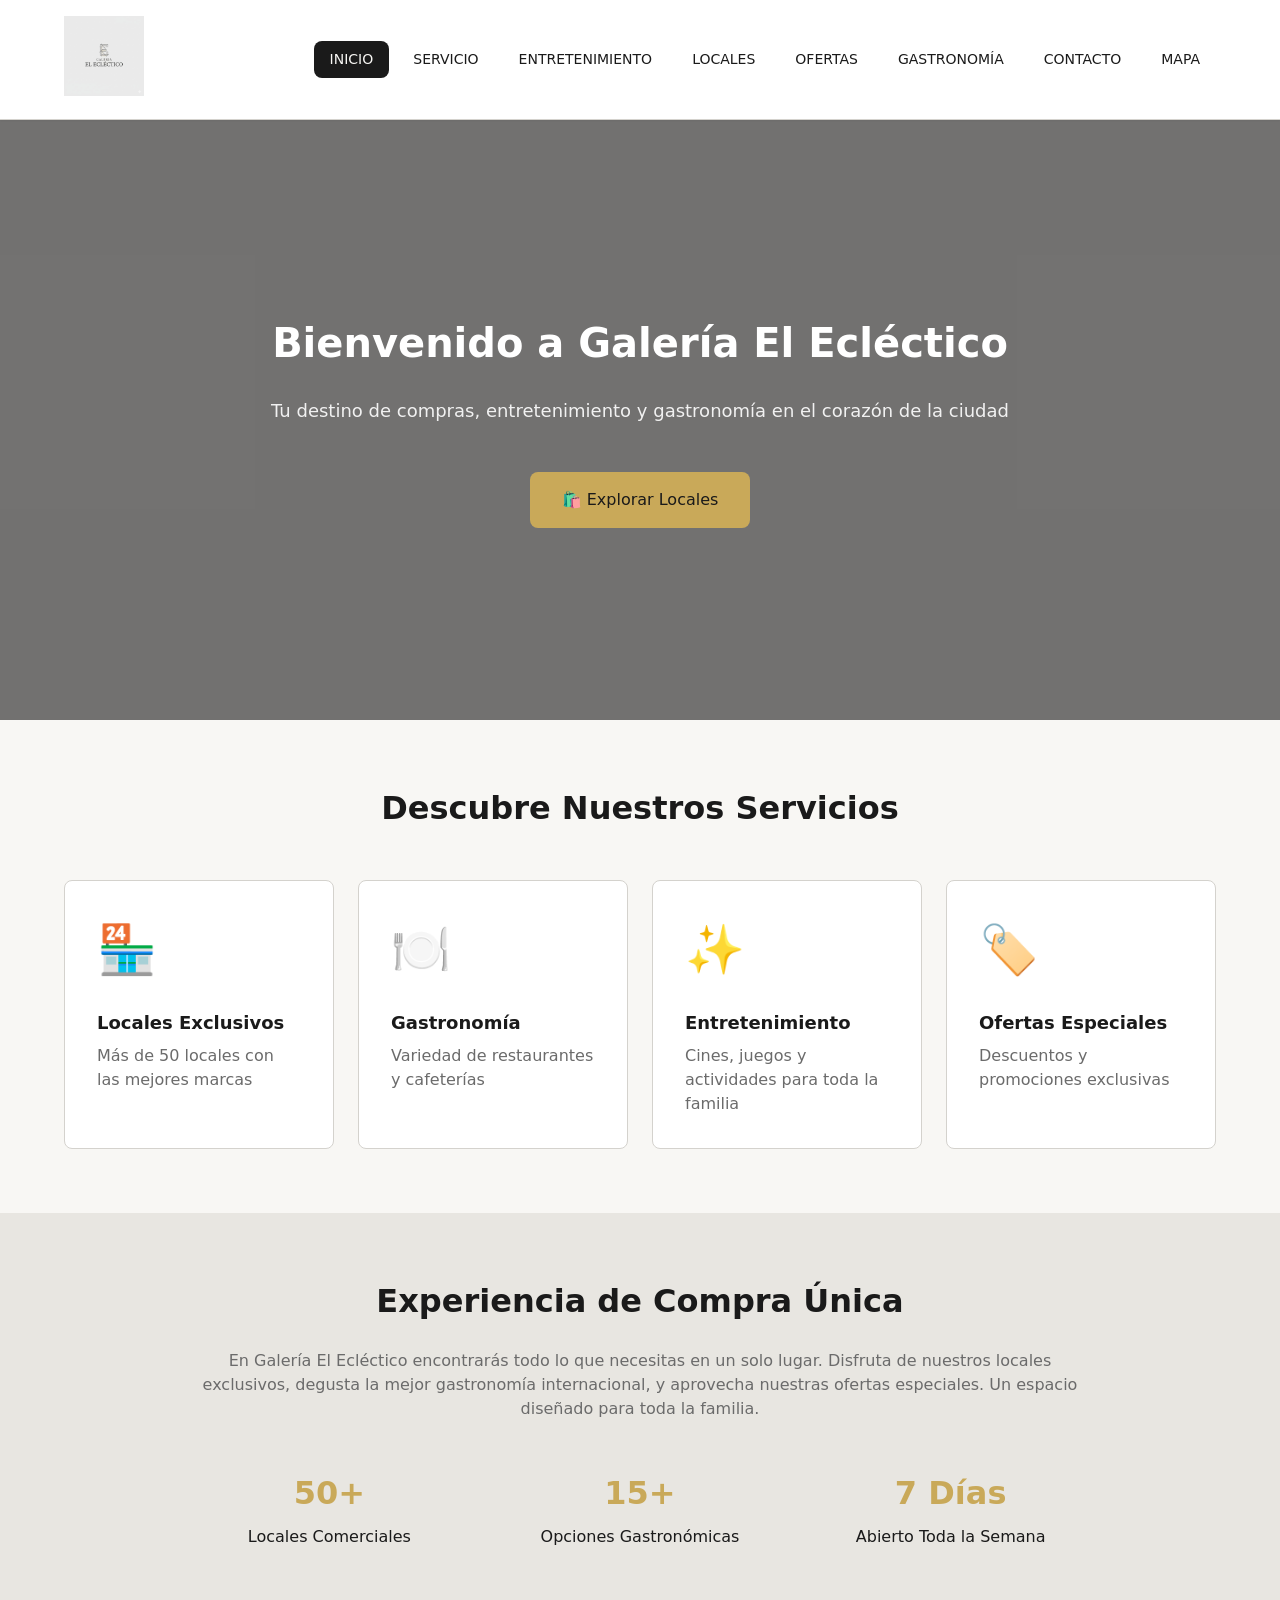
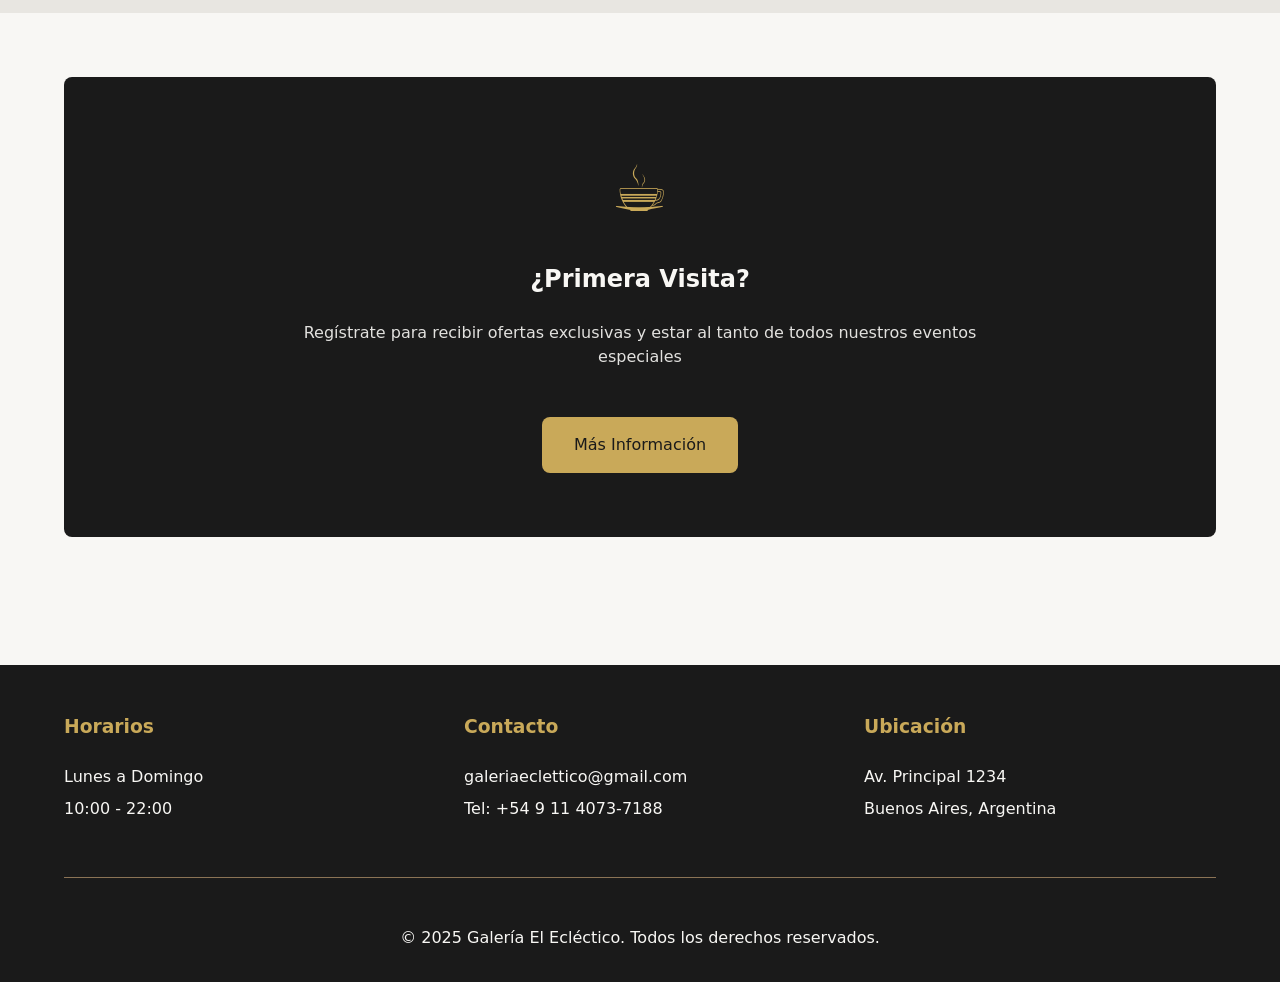
<file: index.html>
<!DOCTYPE html>
<html lang="es">
<head>
    <meta charset="UTF-8">
    <meta name="viewport" content="width=device-width, initial-scale=1.0">
    <title>Galería El Ecléctico - Inicio</title>
    <link rel="stylesheet" href="styles/styles.new.css">
    <script defer src="menu.js"></script>
</head>
<body>
    <!-- Header -->
    <header class="header">
        <div class="container">
            <div class="header-content">
                <a href="index.html" class="logo">
                    <img src="assets/logo-eclectico.png" alt="Galería El Ecléctico">
                </a>
                
                <!-- Botón hamburguesa (solo visible en móvil) -->
                <button class="hamburger" id="hamburger" aria-label="Menú">
                    <span></span>
                    <span></span>
                    <span></span>
                </button>
                
                <!-- Menú de navegación -->
                <nav class="nav" id="nav">
                    <div class="nav-header">
                        <h2>Menú de Navegación</h2>
                        <p class="nav-subtitle">Explora las diferentes secciones de Galería El Ecléctico</p>
                        <button class="nav-close" id="navClose" aria-label="Cerrar menú">✕</button>
                    </div>
                    <a href="index.html" class="nav-link active">INICIO</a>
                    <a href="servicio.html" class="nav-link">SERVICIO</a>
                    <a href="entretenimiento.html" class="nav-link">ENTRETENIMIENTO</a>
                    <a href="locales.html" class="nav-link">LOCALES</a>
                    <a href="ofertas.html" class="nav-link">OFERTAS</a>
                    <a href="gastronomia.html" class="nav-link">GASTRONOMÍA</a>
                    <a href="contacto.html" class="nav-link">CONTACTO</a>
                    <a href="mapa.html" class="nav-link">MAPA</a>
                </nav>
            </div>
        </div>
    </header>

    <!-- Main Content -->
    <main>
        <!-- Hero Section -->
        <section class="hero">
            <div class="hero-overlay">
                <div class="hero-content">
                    <h1>Bienvenido a Galería El Ecléctico</h1>
                    <p class="hero-subtitle">Tu destino de compras, entretenimiento y gastronomía en el corazón de la ciudad</p>
                    <a href="locales.html" class="btn btn-primary">
                        🛍️ Explorar Locales
                    </a>
                </div>
            </div>
        </section>

        <!-- Features Grid -->
        <section class="section">
            <div class="container">
                <h2 class="section-title">Descubre Nuestros Servicios</h2>
                <div class="features-grid">
                    <a href="locales.html" class="feature-card">
                        <div class="feature-icon">🏪</div>
                        <h3>Locales Exclusivos</h3>
                        <p>Más de 50 locales con las mejores marcas</p>
                    </a>
                    
                    <a href="gastronomia.html" class="feature-card">
                        <div class="feature-icon">🍽️</div>
                        <h3>Gastronomía</h3>
                        <p>Variedad de restaurantes y cafeterías</p>
                    </a>
                    
                    <a href="entretenimiento.html" class="feature-card">
                        <div class="feature-icon">✨</div>
                        <h3>Entretenimiento</h3>
                        <p>Cines, juegos y actividades para toda la familia</p>
                    </a>
                    
                    <a href="ofertas.html" class="feature-card">
                        <div class="feature-icon">🏷️</div>
                        <h3>Ofertas Especiales</h3>
                        <p>Descuentos y promociones exclusivas</p>
                    </a>
                </div>
            </div>
        </section>

        <!-- Welcome Section -->
        <section class="section section-alt">
            <div class="container">
                <div class="welcome-content">
                    <h2>Experiencia de Compra Única</h2>
                    <p class="welcome-text">
                        En Galería El Ecléctico encontrarás todo lo que necesitas en un solo lugar. 
                        Disfruta de nuestros locales exclusivos, degusta la mejor gastronomía internacional, 
                        y aprovecha nuestras ofertas especiales. Un espacio diseñado para toda la familia.
                    </p>
                    <div class="stats-grid">
                        <div class="stat-item">
                            <h3 class="stat-number">50+</h3>
                            <p>Locales Comerciales</p>
                        </div>
                        <div class="stat-item">
                            <h3 class="stat-number">15+</h3>
                            <p>Opciones Gastronómicas</p>
                        </div>
                        <div class="stat-item">
                            <h3 class="stat-number">7 Días</h3>
                            <p>Abierto Toda la Semana</p>
                        </div>
                    </div>
                </div>
            </div>
        </section>

        <!-- CTA Section -->
        <section class="section">
            <div class="container">
                <div class="cta-card">
                    <div class="cta-icon">☕</div>
                    <h2>¿Primera Visita?</h2>
                    <p class="cta-text">
                        Regístrate para recibir ofertas exclusivas y estar al tanto de todos nuestros eventos especiales
                    </p>
                    <a href="servicio.html" class="btn btn-secondary">Más Información</a>
                </div>
            </div>
        </section>
    </main>

    <!-- Footer -->
    <footer class="footer">
        <div class="container">
            <div class="footer-grid">
                <div class="footer-column">
                    <h3>Horarios</h3>
                    <p>Lunes a Domingo</p>
                    <p>10:00 - 22:00</p>
                </div>
                <div class="footer-column">
                    <h3>Contacto</h3>
                    <p>galeriaeclettico@gmail.com</p>
                    <p>Tel: +54 9 11 4073-7188</p>
                </div>
                <div class="footer-column">
                    <h3>Ubicación</h3>
                    <p>Av. Principal 1234</p>
                    <p>Buenos Aires, Argentina</p>
                </div>
            </div>
            <div class="footer-bottom">
                <p>&copy; 2025 Galería El Ecléctico. Todos los derechos reservados.</p>
            </div>
        </div>
    </footer>
</body>
</html>
</file>
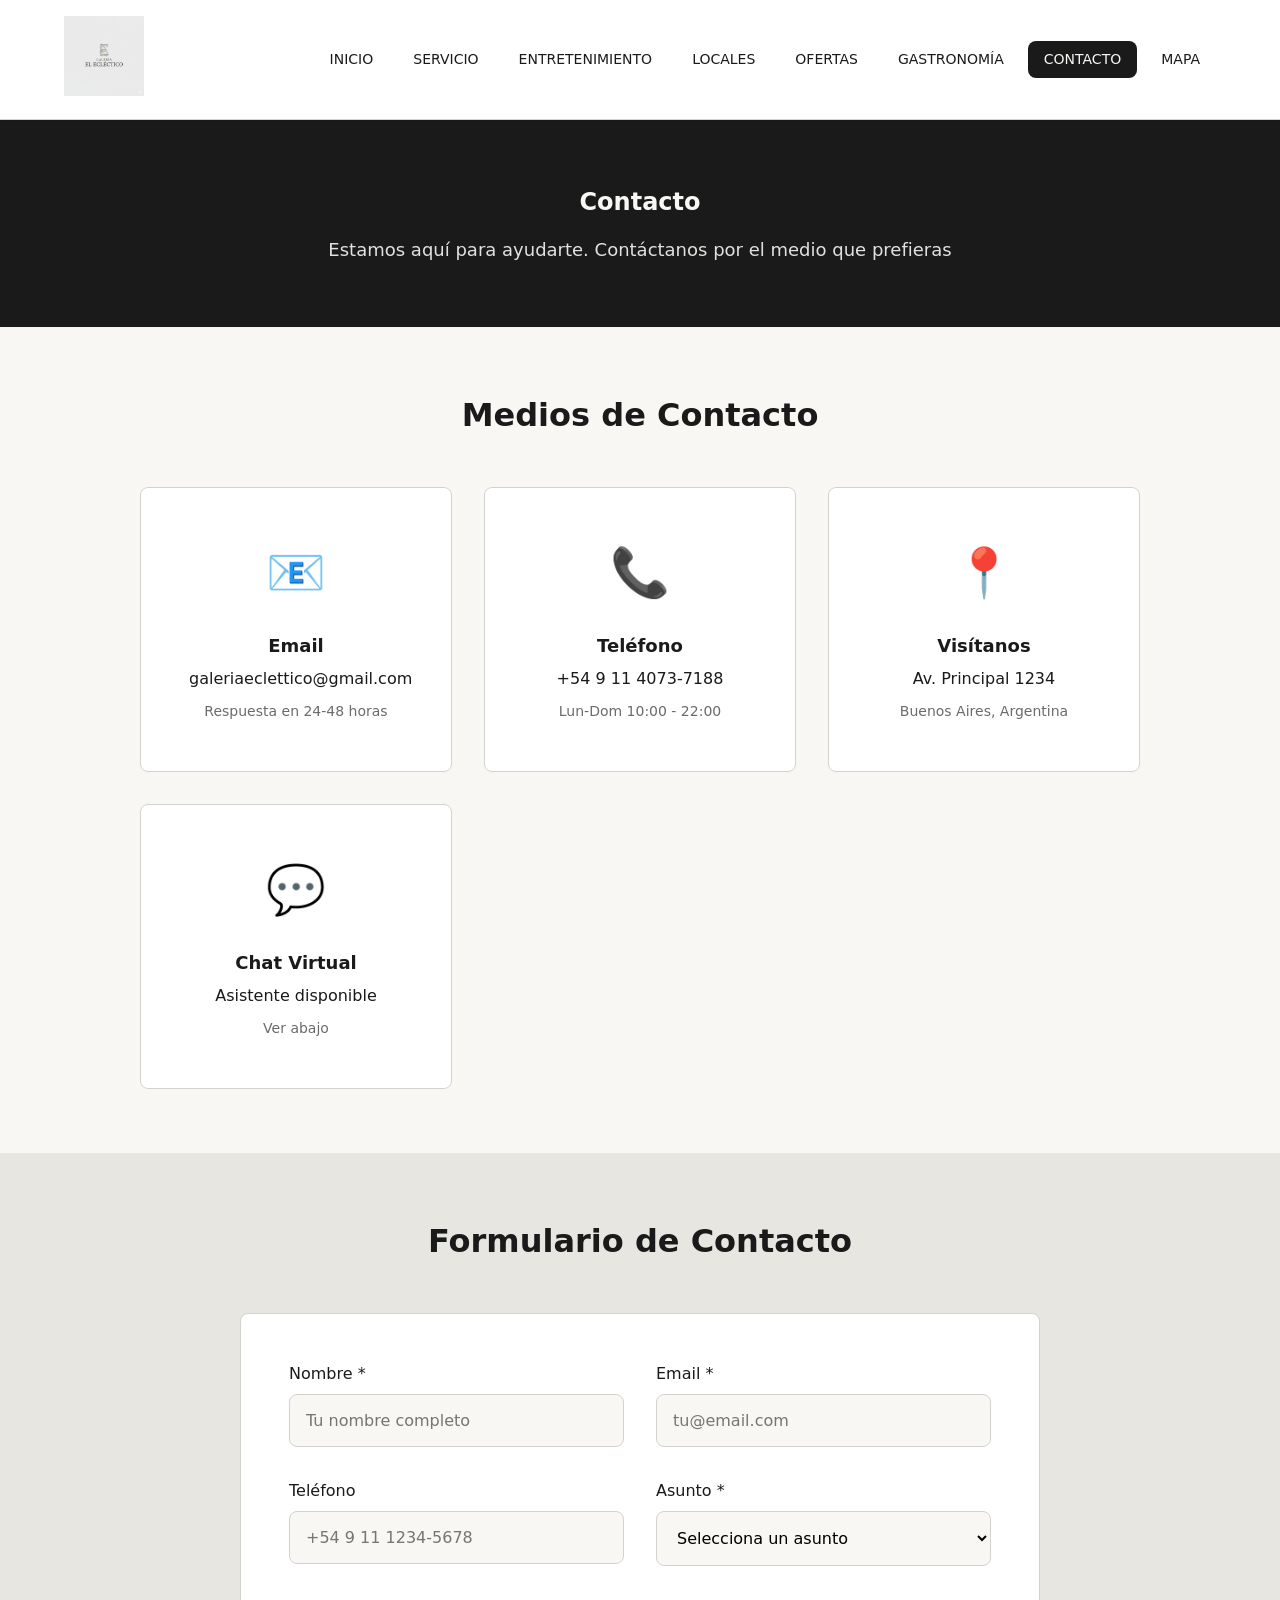
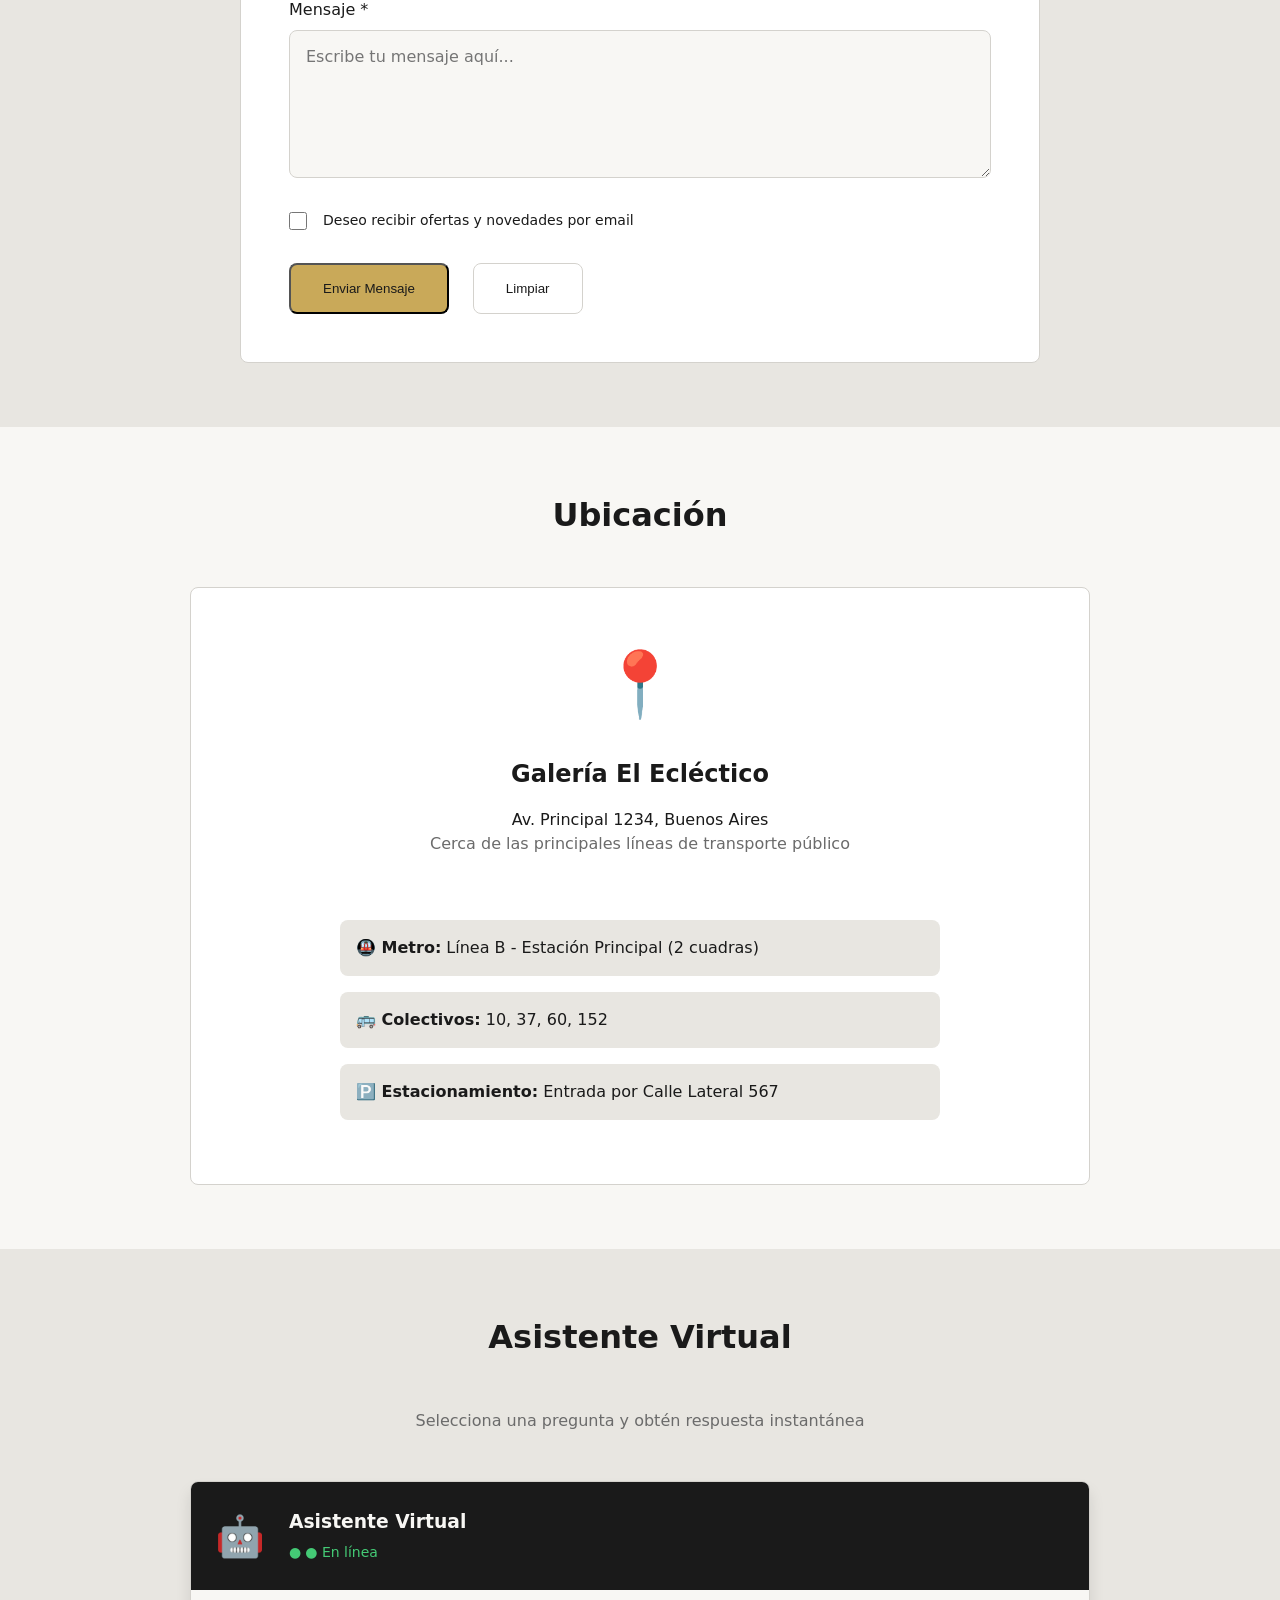
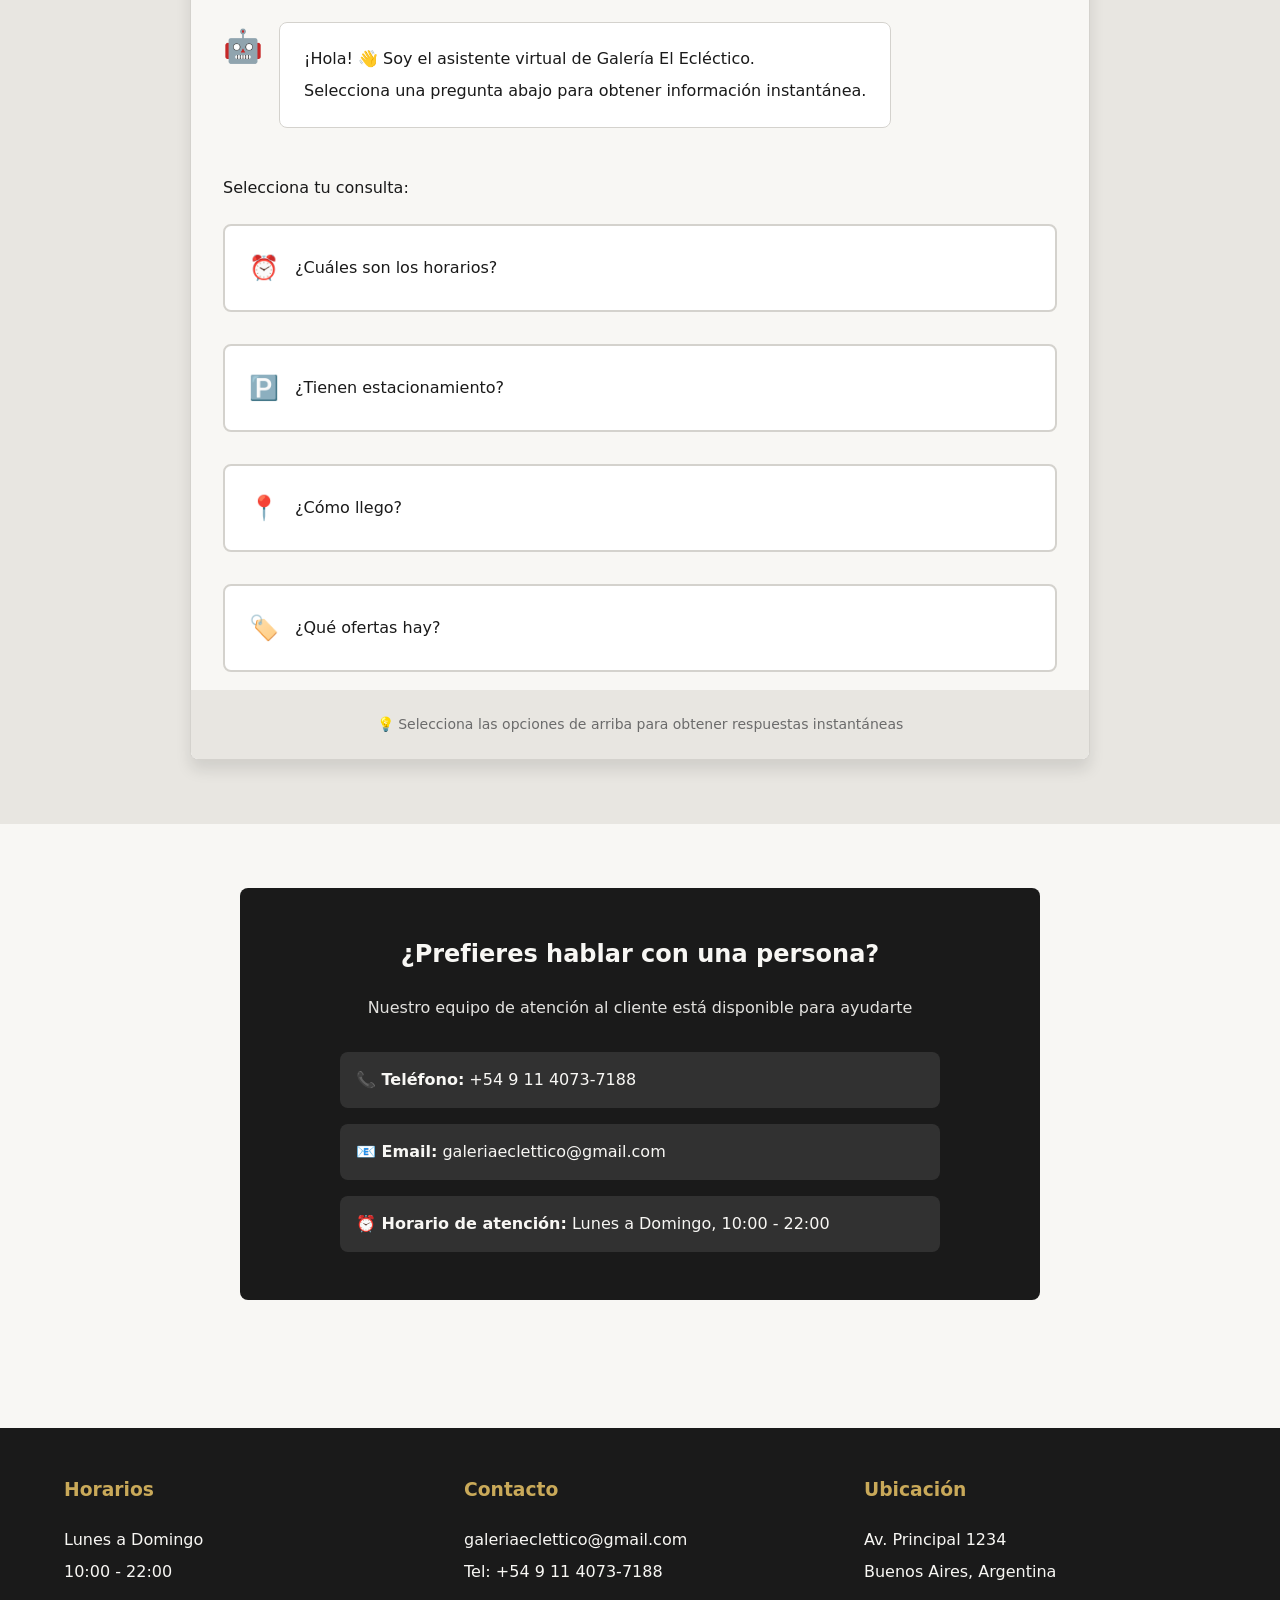
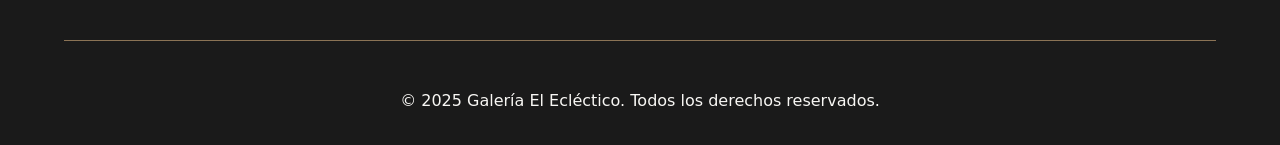
<file: contacto.html>
<!DOCTYPE html>
<html lang="es">
<head>
    <meta charset="UTF-8">
    <meta name="viewport" content="width=device-width, initial-scale=1.0">
    <title>Contacto - Galería El Ecléctico</title>
    <link rel="stylesheet" href="styles/styles.new.css">
    <script defer src="menu.js"></script>
    <script defer src="contacto.js"></script>
</head>
<body>
    <!-- Header -->
    <header class="header">
        <div class="container">
            <div class="header-content">
                <a href="index.html" class="logo">
                    <img src="assets/logo-eclectico.png" alt="Galería El Ecléctico">
                </a>
                
                <!-- Botón hamburguesa (solo visible en móvil) -->
                <button class="hamburger" id="hamburger" aria-label="Menú">
                    <span></span>
                    <span></span>
                    <span></span>
                </button>
                
                <nav class="nav" id="nav">
                    <div class="nav-header">
                        <h2>Menú de Navegación</h2>
                        <p class="nav-subtitle">Explora las diferentes secciones de Galería El Ecléctico</p>
                        <button class="nav-close" id="navClose" aria-label="Cerrar menú">✕</button>
                    </div>
                    <a href="index.html" class="nav-link">INICIO</a>
                    <a href="servicio.html" class="nav-link">SERVICIO</a>
                    <a href="entretenimiento.html" class="nav-link">ENTRETENIMIENTO</a>
                    <a href="locales.html" class="nav-link">LOCALES</a>
                    <a href="ofertas.html" class="nav-link">OFERTAS</a>
                    <a href="gastronomia.html" class="nav-link">GASTRONOMÍA</a>
                    <a href="contacto.html" class="nav-link active">CONTACTO</a>
                    <a href="mapa.html" class="nav-link">MAPA</a>
                </nav>
            </div>
        </div>
    </header>

    <main>
        <!-- Hero Section -->
        <section class="page-hero-simple">
            <div class="container">
                <h1>Contacto</h1>
                <p>Estamos aquí para ayudarte. Contáctanos por el medio que prefieras</p>
            </div>
        </section>

        <!-- Contact Methods -->
        <section class="section">
            <div class="container">
                <h2 class="section-title">Medios de Contacto</h2>
                <div class="contact-methods-grid">
                    <div class="contact-method-card">
                        <div class="contact-method-icon">📧</div>
                        <h3>Email</h3>
                        <p>galeriaeclettico@gmail.com</p>
                        <span class="contact-method-time">Respuesta en 24-48 horas</span>
                    </div>

                    <div class="contact-method-card">
                        <div class="contact-method-icon">📞</div>
                        <h3>Teléfono</h3>
                        <p>+54 9 11 4073-7188</p>
                        <span class="contact-method-time">Lun-Dom 10:00 - 22:00</span>
                    </div>

                    <div class="contact-method-card">
                        <div class="contact-method-icon">📍</div>
                        <h3>Visítanos</h3>
                        <p>Av. Principal 1234</p>
                        <span class="contact-method-time">Buenos Aires, Argentina</span>
                    </div>

                    <div class="contact-method-card">
                        <div class="contact-method-icon">💬</div>
                        <h3>Chat Virtual</h3>
                        <p>Asistente disponible</p>
                        <span class="contact-method-time">Ver abajo</span>
                    </div>
                </div>
            </div>
        </section>

        <!-- Contact Form -->
        <section class="section section-alt">
            <div class="container">
                <h2 class="section-title">Formulario de Contacto</h2>
                <div class="contact-form-container">
                    <form class="contact-form" action="#" method="post">
                        <div class="form-row">
                            <div class="form-group">
                                <label for="nombre">Nombre *</label>
                                <input type="text" id="nombre" name="nombre" required placeholder="Tu nombre completo">
                            </div>

                            <div class="form-group">
                                <label for="email">Email *</label>
                                <input type="email" id="email" name="email" required placeholder="tu@email.com">
                            </div>
                        </div>

                        <div class="form-row">
                            <div class="form-group">
                                <label for="telefono">Teléfono</label>
                                <input type="tel" id="telefono" name="telefono" placeholder="+54 9 11 1234-5678">
                            </div>

                            <div class="form-group">
                                <label for="asunto">Asunto *</label>
                                <select id="asunto" name="asunto" required>
                                    <option value="">Selecciona un asunto</option>
                                    <option value="consulta">Consulta general</option>
                                    <option value="sugerencia">Sugerencia</option>
                                    <option value="reclamo">Reclamo</option>
                                    <option value="local">Información sobre locales</option>
                                    <option value="eventos">Eventos y promociones</option>
                                    <option value="estacionamiento">Estacionamiento</option>
                                    <option value="otro">Otro</option>
                                </select>
                            </div>
                        </div>

                        <div class="form-group">
                            <label for="mensaje">Mensaje *</label>
                            <textarea id="mensaje" name="mensaje" rows="6" required placeholder="Escribe tu mensaje aquí..."></textarea>
                        </div>

                        <div class="form-checkbox">
                            <input type="checkbox" id="newsletter" name="newsletter">
                            <label for="newsletter">Deseo recibir ofertas y novedades por email</label>
                        </div>

                        <div class="form-actions">
                            <button type="submit" class="btn btn-primary">Enviar Mensaje</button>
                            <button type="reset" class="btn btn-secondary-outline">Limpiar</button>
                        </div>
                    </form>
                </div>
            </div>
        </section>

        <!-- Map Section -->
        <section class="section">
            <div class="container">
                <h2 class="section-title">Ubicación</h2>
                <div class="map-container">
                    <div class="map-placeholder">
                        <div class="map-icon">📍</div>
                        <h3>Galería El Ecléctico</h3>
                        <p>Av. Principal 1234, Buenos Aires</p>
                        <p class="map-info">Cerca de las principales líneas de transporte público</p>
                        <div class="map-details">
                            <div class="map-detail-item">
                                <strong>🚇 Metro:</strong> Línea B - Estación Principal (2 cuadras)
                            </div>
                            <div class="map-detail-item">
                                <strong>🚌 Colectivos:</strong> 10, 37, 60, 152
                            </div>
                            <div class="map-detail-item">
                                <strong>🅿️ Estacionamiento:</strong> Entrada por Calle Lateral 567
                            </div>
                        </div>
                    </div>
                </div>
            </div>
        </section>

        <!-- Virtual Assistant / Chatbot -->
        <section class="section section-alt">
            <div class="container">
                <h2 class="section-title">Asistente Virtual</h2>
                <p class="chatbot-intro">Selecciona una pregunta y obtén respuesta instantánea</p>
                
                <div class="chatbot-container">
                    <div class="chatbot-window">
                        <div class="chatbot-header">
                            <div class="chatbot-avatar">🤖</div>
                            <div class="chatbot-info">
                                <h3>Asistente Virtual</h3>
                                <span class="chatbot-status">● En línea</span>
                            </div>
                        </div>

                        <div class="chatbot-messages">
                            <!-- Welcome Message -->
                            <div class="chat-message bot-message">
                                <div class="message-avatar">🤖</div>
                                <div class="message-bubble">
                                    <p>¡Hola! 👋 Soy el asistente virtual de Galería El Ecléctico.</p>
                                    <p>Selecciona una pregunta abajo para obtener información instantánea.</p>
                                </div>
                            </div>

                            <!-- Interactive Chat Questions -->
                            <div class="chat-interactive">
                                <p class="chat-prompt">Selecciona tu consulta:</p>
                                
                                <form class="chat-options">
                                    <!-- Question 1: Horarios -->
                                    <input type="radio" name="chatbot" id="chat-horarios" class="chat-radio">
                                    <label for="chat-horarios" class="chat-option-label">
                                        <span class="chat-option-emoji">⏰</span>
                                        <span class="chat-option-text">¿Cuáles son los horarios?</span>
                                    </label>
                                    <div class="chat-response">
                                        <div class="chat-message bot-message">
                                            <div class="message-avatar">🤖</div>
                                            <div class="message-bubble">
                                                <p><strong>Horarios de Galería El Ecléctico:</strong></p>
                                                <p>📅 <strong>Lunes a Domingo:</strong> 10:00 - 22:00 hs</p>
                                                <p>🍽️ <strong>Patio de comidas:</strong> Hasta las 23:00 hs</p>
                                                <p>🎬 <strong>Cine:</strong> Hasta medianoche</p>
                                                <p>🎳 <strong>Bowling:</strong> Hasta las 02:00 (Vie-Sab hasta 04:00)</p>
                                            </div>
                                        </div>
                                    </div>

                                    <!-- Question 2: Estacionamiento -->
                                    <input type="radio" name="chatbot" id="chat-parking" class="chat-radio">
                                    <label for="chat-parking" class="chat-option-label">
                                        <span class="chat-option-emoji">🅿️</span>
                                        <span class="chat-option-text">¿Tienen estacionamiento?</span>
                                    </label>
                                    <div class="chat-response">
                                        <div class="chat-message bot-message">
                                            <div class="message-avatar">🤖</div>
                                            <div class="message-bubble">
                                                <p><strong>Información de Estacionamiento:</strong></p>
                                                <p>✅ Más de 500 plazas disponibles</p>
                                                <p>� Primeras 2 horas gratis con compra validada</p>
                                                <p>💳 $500 por hora adicional</p>
                                                <p>📍 Entrada por Calle Lateral 567</p>
                                                <p>🔒 Vigilancia 24 horas</p>
                                            </div>
                                        </div>
                                    </div>

                                    <!-- Question 3: Ubicación -->
                                    <input type="radio" name="chatbot" id="chat-ubicacion" class="chat-radio">
                                    <label for="chat-ubicacion" class="chat-option-label">
                                        <span class="chat-option-emoji">📍</span>
                                        <span class="chat-option-text">¿Cómo llego?</span>
                                    </label>
                                    <div class="chat-response">
                                        <div class="chat-message bot-message">
                                            <div class="message-avatar">🤖</div>
                                            <div class="message-bubble">
                                                <p><strong>Cómo llegar:</strong></p>
                                                <p>📍 <strong>Dirección:</strong> Av. Principal 1234, Buenos Aires</p>
                                                <p>🚇 <strong>Metro:</strong> Línea B - Estación Principal (2 cuadras)</p>
                                                <p>🚌 <strong>Colectivos:</strong> 10, 37, 60, 152</p>
                                                <p>🚗 <strong>En auto:</strong> Fácil acceso desde Av. General Paz</p>
                                            </div>
                                        </div>
                                    </div>

                                    <!-- Question 4: Ofertas -->
                                    <input type="radio" name="chatbot" id="chat-ofertas" class="chat-radio">
                                    <label for="chat-ofertas" class="chat-option-label">
                                        <span class="chat-option-emoji">🏷️</span>
                                        <span class="chat-option-text">¿Qué ofertas hay?</span>
                                    </label>
                                    <div class="chat-response">
                                        <div class="chat-message bot-message">
                                            <div class="message-avatar">🤖</div>
                                            <div class="message-bubble">
                                                <p><strong>Ofertas destacadas:</strong></p>
                                                <p>🎯 50% OFF en segunda unidad (Moda)</p>
                                                <p>☕ 2x1 en cafeterías (Happy Hour 14-17hs)</p>
                                                <p>📱 30% OFF en accesorios tecnológicos</p>
                                                <p>🎬 3x2 en entradas de cine (Lun-Jue)</p>
                                                <p>👉 <a href="ofertas.html">Ver todas las ofertas</a></p>
                                            </div>
                                        </div>
                                    </div>

                                    <!-- Question 5: Eventos -->
                                    <input type="radio" name="chatbot" id="chat-eventos" class="chat-radio">
                                    <label for="chat-eventos" class="chat-option-label">
                                        <span class="chat-option-emoji">🎉</span>
                                        <span class="chat-option-text">¿Hay eventos próximos?</span>
                                    </label>
                                    <div class="chat-response">
                                        <div class="chat-message bot-message">
                                            <div class="message-avatar">🤖</div>
                                            <div class="message-bubble">
                                                <p><strong>Próximos eventos:</strong></p>
                                                <p>🎵 <strong>Viernes de Música:</strong> Shows en vivo todos los viernes 20:00</p>
                                                <p>👨‍👩‍👧‍👦 <strong>Domingos Familiares:</strong> Talleres y actividades para chicos</p>
                                                <p>🎨 <strong>Talleres Creativos:</strong> Sábados y domingos</p>
                                                <p>🎄 <strong>Navidad 2025:</strong> Eventos especiales todo diciembre</p>
                                            </div>
                                        </div>
                                    </div>

                                    <!-- Question 6: Restaurantes -->
                                    <input type="radio" name="chatbot" id="chat-gastronomia" class="chat-radio">
                                    <label for="chat-gastronomia" class="chat-option-label">
                                        <span class="chat-option-emoji">🍽️</span>
                                        <span class="chat-option-text">¿Qué restaurantes tienen?</span>
                                    </label>
                                    <div class="chat-response">
                                        <div class="chat-message bot-message">
                                            <div class="message-avatar">🤖</div>
                                            <div class="message-bubble">
                                                <p><strong>Opciones gastronómicas:</strong></p>
                                                <p>🍔 Hamburguesas: Kentucky, Mostaza, Burger King</p>
                                                <p>☕ Cafeterías: Starbucks, Havanna</p>
                                                <p>🍕 Pizzerías: Pizzería Güerrín</p>
                                                <p>🥪 Sandwiches: Subway</p>
                                                <p>🍦 Helados: Grido</p>
                                                <p>� <a href="gastronomia.html">Ver todos los restaurantes</a></p>
                                            </div>
                                        </div>
                                    </div>

                                    <!-- Question 7: WiFi -->
                                    <input type="radio" name="chatbot" id="chat-wifi" class="chat-radio">
                                    <label for="chat-wifi" class="chat-option-label">
                                        <span class="chat-option-emoji">📶</span>
                                        <span class="chat-option-text">¿Hay WiFi gratis?</span>
                                    </label>
                                    <div class="chat-response">
                                        <div class="chat-message bot-message">
                                            <div class="message-avatar">🤖</div>
                                            <div class="message-bubble">
                                                <p><strong>WiFi Gratuito:</strong></p>
                                                <p>✅ Sí, contamos con WiFi gratis de alta velocidad</p>
                                                <p>📶 <strong>Red:</strong> GaleriaElEcletico_WiFi</p>
                                                <p>🔓 Sin contraseña - Conexión abierta</p>
                                                <p>� Disponible en todas las áreas de la galería</p>
                                            </div>
                                        </div>
                                    </div>

                                    <!-- Question 8: Contacto -->
                                    <input type="radio" name="chatbot" id="chat-contacto" class="chat-radio">
                                    <label for="chat-contacto" class="chat-option-label">
                                        <span class="chat-option-emoji">📞</span>
                                        <span class="chat-option-text">¿Cómo contacto atención al cliente?</span>
                                    </label>
                                    <div class="chat-response">
                                        <div class="chat-message bot-message">
                                            <div class="message-avatar">🤖</div>
                                            <div class="message-bubble">
                                                <p><strong>Contacto - Atención al Cliente:</strong></p>
                                                <p>📧 <strong>Email:</strong> galeriaeclettico@gmail.com</p>
                                                <p>📞 <strong>Teléfono:</strong> +54 9 11 4073-7188</p>
                                                <p>⏰ <strong>Horario:</strong> Lunes a Domingo 10:00 - 22:00</p>
                                                <p>💬 O completa el formulario de contacto arriba</p>
                                            </div>
                                        </div>
                                    </div>
                                </form>
                            </div>
                        </div>

                        <div class="chatbot-footer">
                            <p class="chatbot-note">💡 Selecciona las opciones de arriba para obtener respuestas instantáneas</p>
                        </div>
                    </div>
                </div>
            </div>
        </section>

        <!-- Contact Info -->
        <section class="section">
            <div class="container">
                <div class="contact-info-card">
                    <h2>¿Prefieres hablar con una persona?</h2>
                    <p>Nuestro equipo de atención al cliente está disponible para ayudarte</p>
                    <div class="contact-info-details">
                        <div class="contact-info-item">
                            <strong>📞 Teléfono:</strong> +54 9 11 4073-7188
                        </div>
                        <div class="contact-info-item">
                            <strong>📧 Email:</strong> galeriaeclettico@gmail.com
                        </div>
                        <div class="contact-info-item">
                            <strong>⏰ Horario de atención:</strong> Lunes a Domingo, 10:00 - 22:00
                        </div>
                    </div>
                </div>
            </div>
        </section>
    </main>

    <!-- Footer -->
    <footer class="footer">
        <div class="container">
            <div class="footer-grid">
                <div class="footer-column">
                    <h3>Horarios</h3>
                    <p>Lunes a Domingo</p>
                    <p>10:00 - 22:00</p>
                </div>
                <div class="footer-column">
                    <h3>Contacto</h3>
                    <p>galeriaeclettico@gmail.com</p>
                    <p>Tel: +54 9 11 4073-7188</p>
                </div>
                <div class="footer-column">
                    <h3>Ubicación</h3>
                    <p>Av. Principal 1234</p>
                    <p>Buenos Aires, Argentina</p>
                </div>
            </div>
            <div class="footer-bottom">
                <p>&copy; 2025 Galería El Ecléctico. Todos los derechos reservados.</p>
            </div>
        </div>
    </footer>
</body>
</html>
</file>
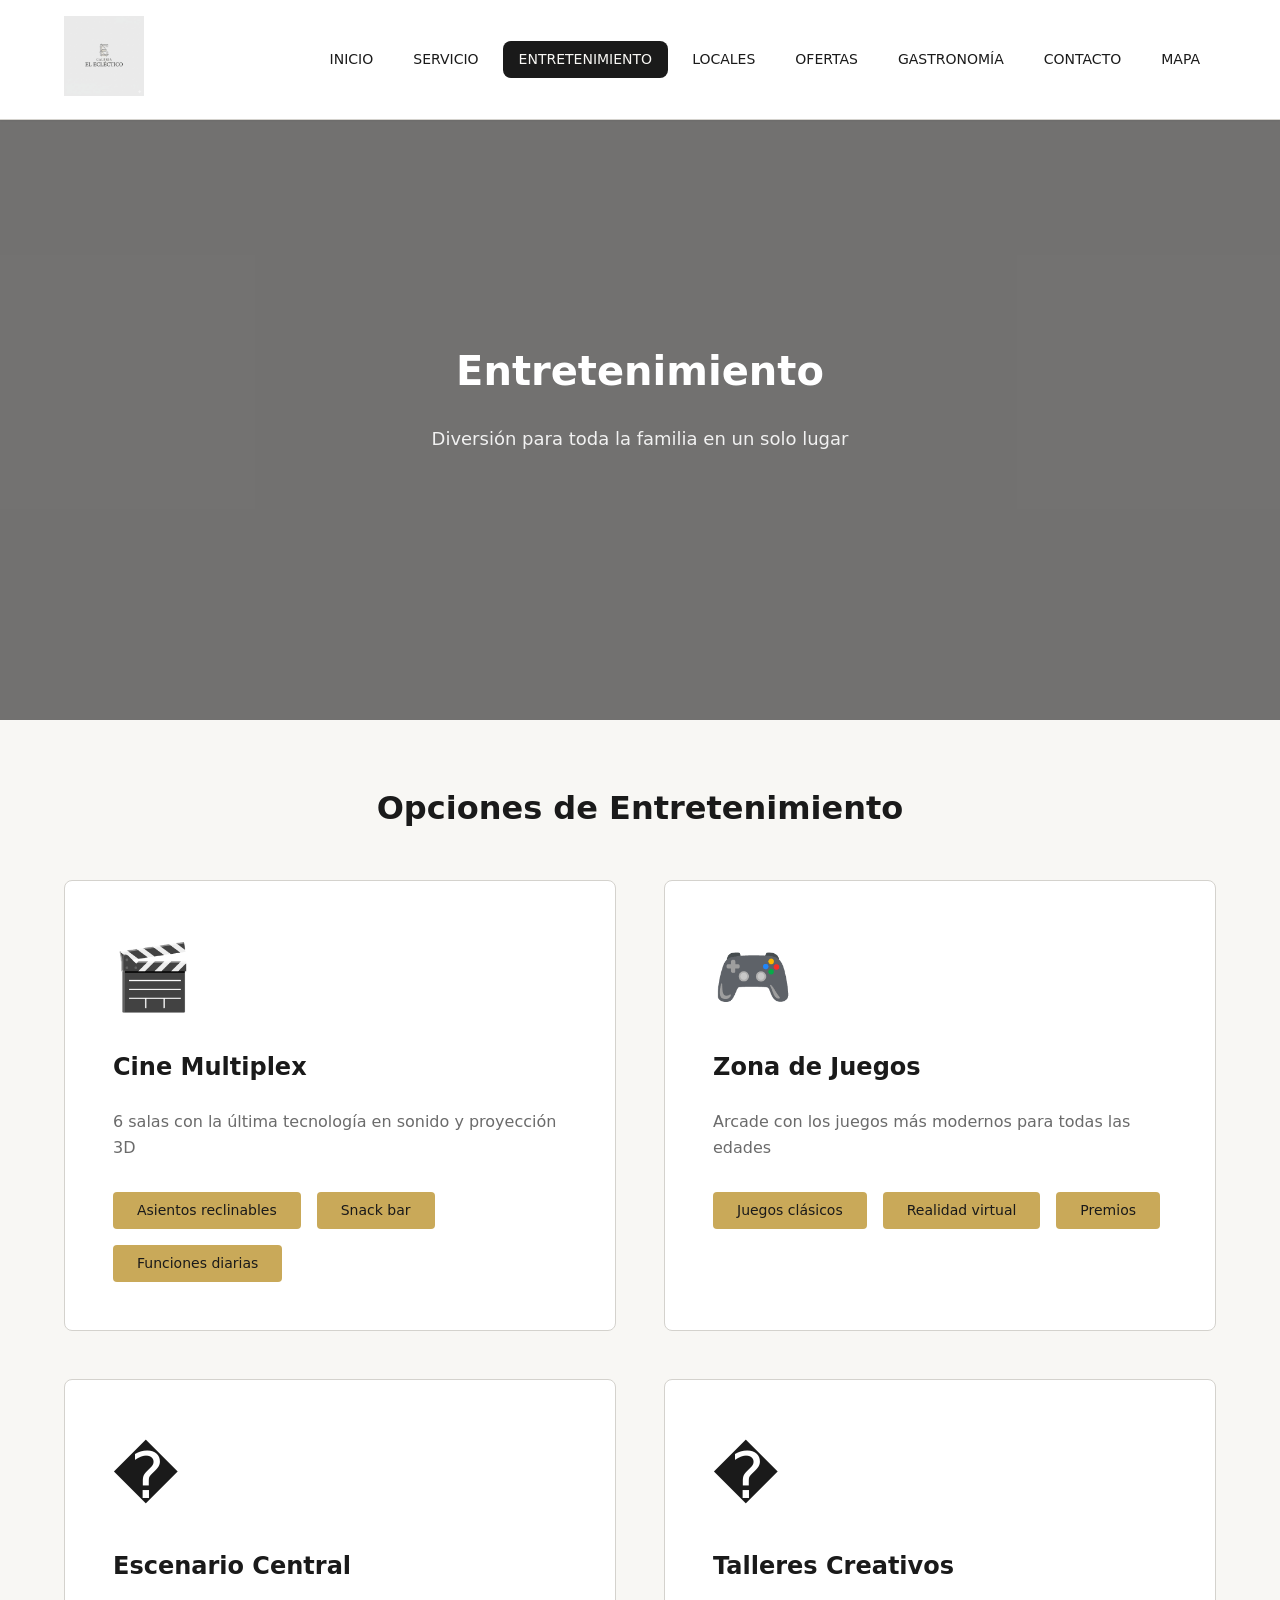
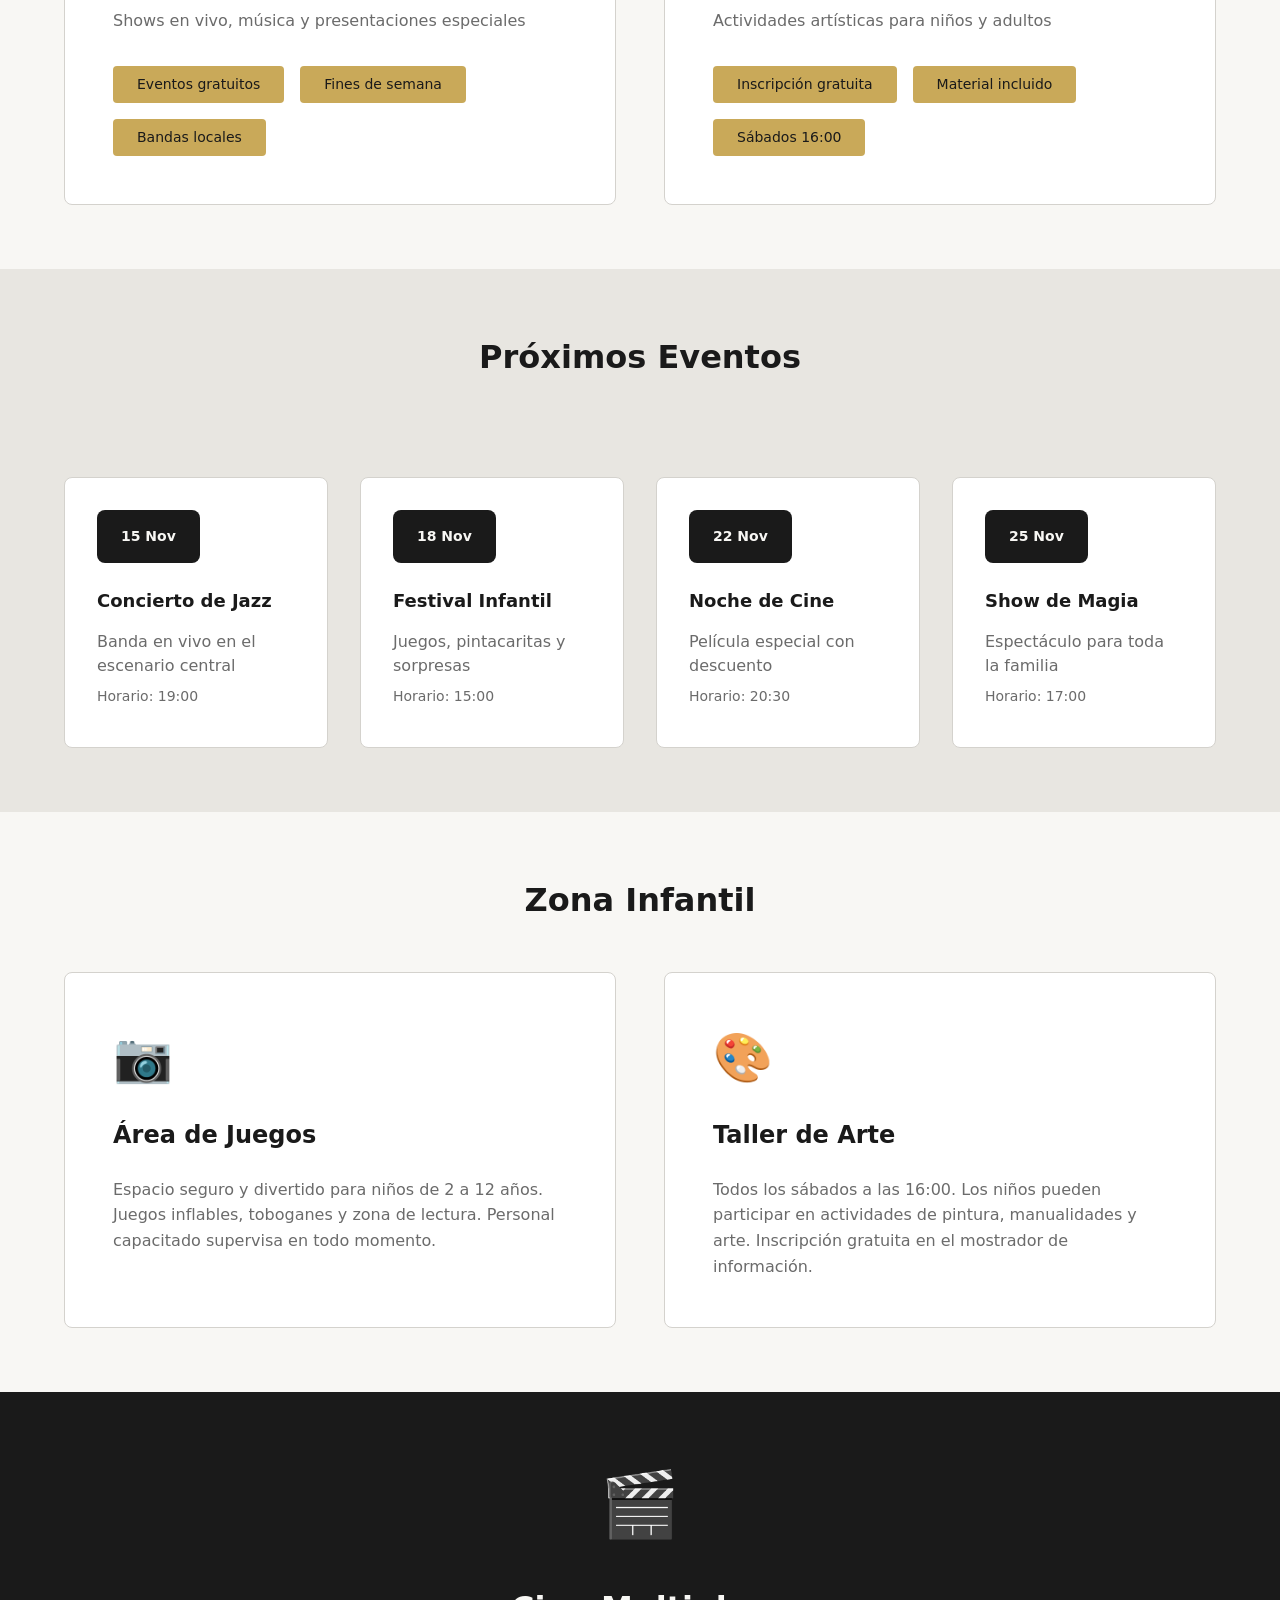
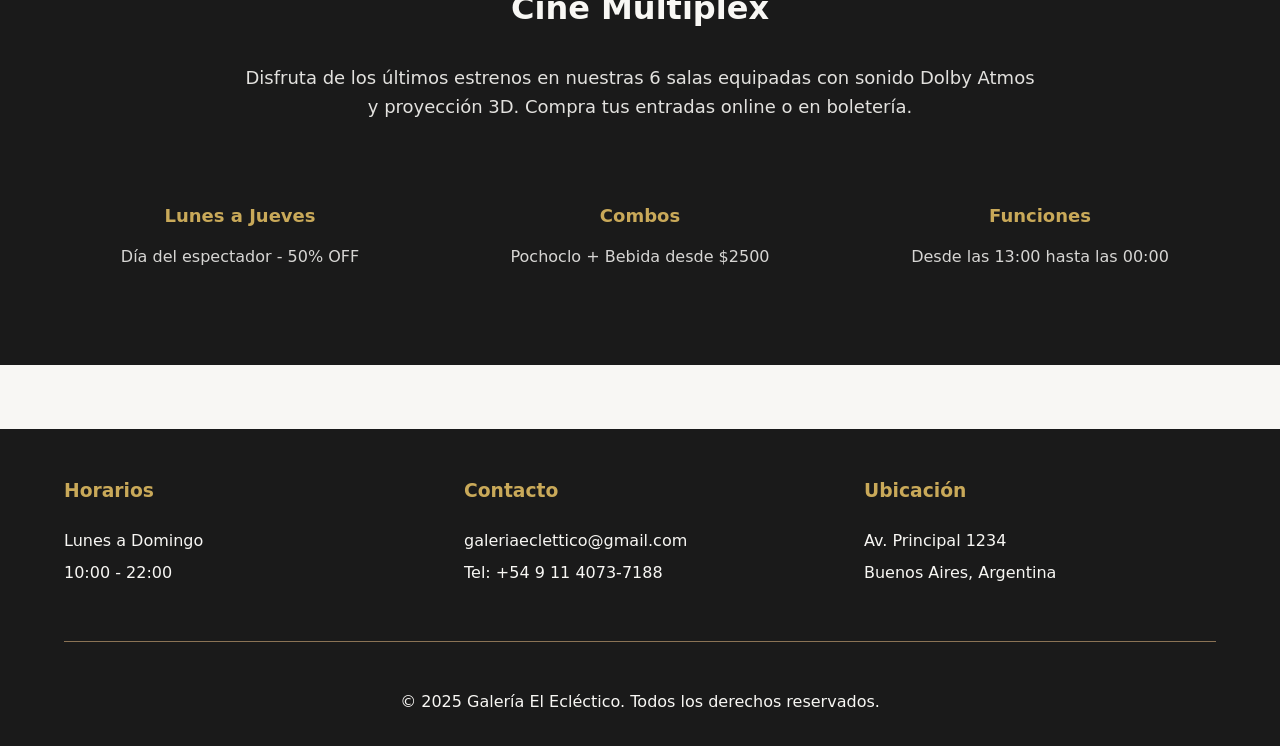
<file: entretenimiento.html>
<!DOCTYPE html>
<html lang="es">
<head>
    <meta charset="UTF-8">
    <meta name="viewport" content="width=device-width, initial-scale=1.0">
    <title>Entretenimiento - Galería El Ecléctico</title>
    <link rel="stylesheet" href="styles/styles.new.css">
    <script defer src="menu.js"></script>
</head>
<body>
    <!-- Header -->
    <header class="header">
        <div class="container">
            <div class="header-content">
                <a href="index.html" class="logo">
                    <img src="assets/logo-eclectico.png" alt="Galería El Ecléctico">
                </a>
                
                <!-- Botón hamburguesa (solo visible en móvil) -->
                <button class="hamburger" id="hamburger" aria-label="Menú">
                    <span></span>
                    <span></span>
                    <span></span>
                </button>
                
                <nav class="nav" id="nav">
                    <div class="nav-header">
                        <h2>Menú de Navegación</h2>
                        <p class="nav-subtitle">Explora las diferentes secciones de Galería El Ecléctico</p>
                        <button class="nav-close" id="navClose" aria-label="Cerrar menú">✕</button>
                    </div>
                    <a href="index.html" class="nav-link">INICIO</a>
                    <a href="servicio.html" class="nav-link">SERVICIO</a>
                    <a href="entretenimiento.html" class="nav-link active">ENTRETENIMIENTO</a>
                    <a href="locales.html" class="nav-link">LOCALES</a>
                    <a href="ofertas.html" class="nav-link">OFERTAS</a>
                    <a href="gastronomia.html" class="nav-link">GASTRONOMÍA</a>
                    <a href="contacto.html" class="nav-link">CONTACTO</a>
                    <a href="mapa.html" class="nav-link">MAPA</a>
                </nav>
            </div>
        </div>
    </header>

    <main>
        <!-- Hero Section -->
        <section class="hero">
            <div class="hero-overlay">
                <div class="hero-content">
                    <h1>Entretenimiento</h1>
                    <p class="hero-subtitle">Diversión para toda la familia en un solo lugar</p>
                </div>
            </div>
        </section>

        <!-- Entertainment Options -->
        <section class="section">
            <div class="container">
                <h2 class="section-title">Opciones de Entretenimiento</h2>
                <div class="entertainment-modern-grid">
                    <!-- Cine Multiplex -->
                    <article class="entertainment-modern-card">
                        <div class="entertainment-modern-icon">🎬</div>
                        <h3>Cine Multiplex</h3>
                        <p class="entertainment-modern-description">
                            6 salas con la última tecnología en sonido y proyección 3D
                        </p>
                        <div class="entertainment-tags">
                            <span class="entertainment-tag">Asientos reclinables</span>
                            <span class="entertainment-tag">Snack bar</span>
                            <span class="entertainment-tag">Funciones diarias</span>
                        </div>
                    </article>

                    <!-- Zona de Juegos -->
                    <article class="entertainment-modern-card">
                        <div class="entertainment-modern-icon">🎮</div>
                        <h3>Zona de Juegos</h3>
                        <p class="entertainment-modern-description">
                            Arcade con los juegos más modernos para todas las edades
                        </p>
                        <div class="entertainment-tags">
                            <span class="entertainment-tag">Juegos clásicos</span>
                            <span class="entertainment-tag">Realidad virtual</span>
                            <span class="entertainment-tag">Premios</span>
                        </div>
                    </article>

                    <!-- Escenario Central -->
                    <article class="entertainment-modern-card">
                        <div class="entertainment-modern-icon">�</div>
                        <h3>Escenario Central</h3>
                        <p class="entertainment-modern-description">
                            Shows en vivo, música y presentaciones especiales
                        </p>
                        <div class="entertainment-tags">
                            <span class="entertainment-tag">Eventos gratuitos</span>
                            <span class="entertainment-tag">Fines de semana</span>
                            <span class="entertainment-tag">Bandas locales</span>
                        </div>
                    </article>

                    <!-- Talleres Creativos -->
                    <article class="entertainment-modern-card">
                        <div class="entertainment-modern-icon">�</div>
                        <h3>Talleres Creativos</h3>
                        <p class="entertainment-modern-description">
                            Actividades artísticas para niños y adultos
                        </p>
                        <div class="entertainment-tags">
                            <span class="entertainment-tag">Inscripción gratuita</span>
                            <span class="entertainment-tag">Material incluido</span>
                            <span class="entertainment-tag">Sábados 16:00</span>
                        </div>
                    </article>
                </div>
            </div>
        </section>

        <!-- Próximos Eventos -->
        <section class="section section-alt">
            <div class="container">
                <div class="section-header-with-icon">
                    <h2 class="section-title">Próximos Eventos</h2>
                </div>
                <div class="events-upcoming-grid">
                    <article class="event-upcoming-card">
                        <div class="event-date">
                            <span class="event-date-box">15 Nov</span>
                        </div>
                        <h3>Concierto de Jazz</h3>
                        <p>Banda en vivo en el escenario central</p>
                        <p class="event-time">Horario: 19:00</p>
                    </article>

                    <article class="event-upcoming-card">
                        <div class="event-date">
                            <span class="event-date-box">18 Nov</span>
                        </div>
                        <h3>Festival Infantil</h3>
                        <p>Juegos, pintacaritas y sorpresas</p>
                        <p class="event-time">Horario: 15:00</p>
                    </article>

                    <article class="event-upcoming-card">
                        <div class="event-date">
                            <span class="event-date-box">22 Nov</span>
                        </div>
                        <h3>Noche de Cine</h3>
                        <p>Película especial con descuento</p>
                        <p class="event-time">Horario: 20:30</p>
                    </article>

                    <article class="event-upcoming-card">
                        <div class="event-date">
                            <span class="event-date-box">25 Nov</span>
                        </div>
                        <h3>Show de Magia</h3>
                        <p>Espectáculo para toda la familia</p>
                        <p class="event-time">Horario: 17:00</p>
                    </article>
                </div>
            </div>
        </section>

        <!-- Special Events -->
        <section class="section">
            <div class="container">
                <h2 class="section-title">Zona Infantil</h2>
                <div class="kids-zone-grid">
                    <div class="kids-zone-card">
                        <div class="kids-zone-icon">📷</div>
                        <h3>Área de Juegos</h3>
                        <p>Espacio seguro y divertido para niños de 2 a 12 años. Juegos inflables, toboganes y zona de lectura. Personal capacitado supervisa en todo momento.</p>
                    </div>

                    <div class="kids-zone-card">
                        <div class="kids-zone-icon">🎨</div>
                        <h3>Taller de Arte</h3>
                        <p>Todos los sábados a las 16:00. Los niños pueden participar en actividades de pintura, manualidades y arte. Inscripción gratuita en el mostrador de información.</p>
                    </div>
                </div>
            </div>
        </section>

        <!-- Cinema Detail -->
        <section class="section cinema-detail-section">
            <div class="container">
                <div class="cinema-detail-card">
                    <div class="cinema-detail-icon">🎬</div>
                    <h2>Cine Multiplex</h2>
                    <p class="cinema-detail-description">
                        Disfruta de los últimos estrenos en nuestras 6 salas equipadas con sonido Dolby Atmos y proyección 3D. Compra tus entradas online o en boletería.
                    </p>
                    <div class="cinema-detail-info">
                        <div class="cinema-info-item">
                            <h4>Lunes a Jueves</h4>
                            <p>Día del espectador - 50% OFF</p>
                        </div>
                        <div class="cinema-info-item">
                            <h4>Combos</h4>
                            <p>Pochoclo + Bebida desde $2500</p>
                        </div>
                        <div class="cinema-info-item">
                            <h4>Funciones</h4>
                            <p>Desde las 13:00 hasta las 00:00</p>
                        </div>
                    </div>
                </div>
            </div>
        </section>

        <!-- Pricing Info -->
        <!-- <section class="section section-alt">
            <div class="container">
                <div class="pricing-card">
                    <h2>Precios y Promociones</h2>
                    <p class="pricing-text">
                        Consultá nuestras tarifas especiales para grupos, estudiantes y jubilados. 
                        Promociones semanales en cine y bowling. Packs familiares disponibles.
                    </p>
                    <div class="pricing-highlights">
                        <div class="pricing-item">
                            <strong>Cine:</strong> Desde $2.500 por entrada
                        </div>
                        <div class="pricing-item">
                            <strong>Bowling:</strong> $3.000 por hora/pista
                        </div>
                        <div class="pricing-item">
                            <strong>Zona Infantil:</strong> $1.500 por hora
                        </div>
                    </div>
                </div>
            </div>
        </section> -->
    </main>

    <!-- Footer -->
    <footer class="footer">
        <div class="container">
            <div class="footer-grid">
                <div class="footer-column">
                    <h3>Horarios</h3>
                    <p>Lunes a Domingo</p>
                    <p>10:00 - 22:00</p>
                </div>
                <div class="footer-column">
                    <h3>Contacto</h3>
                    <p>galeriaeclettico@gmail.com</p>
                    <p>Tel: +54 9 11 4073-7188</p>
                </div>
                <div class="footer-column">
                    <h3>Ubicación</h3>
                    <p>Av. Principal 1234</p>
                    <p>Buenos Aires, Argentina</p>
                </div>
            </div>
            <div class="footer-bottom">
                <p>&copy; 2025 Galería El Ecléctico. Todos los derechos reservados.</p>
            </div>
        </div>
    </footer>
</body>
</html>
</file>
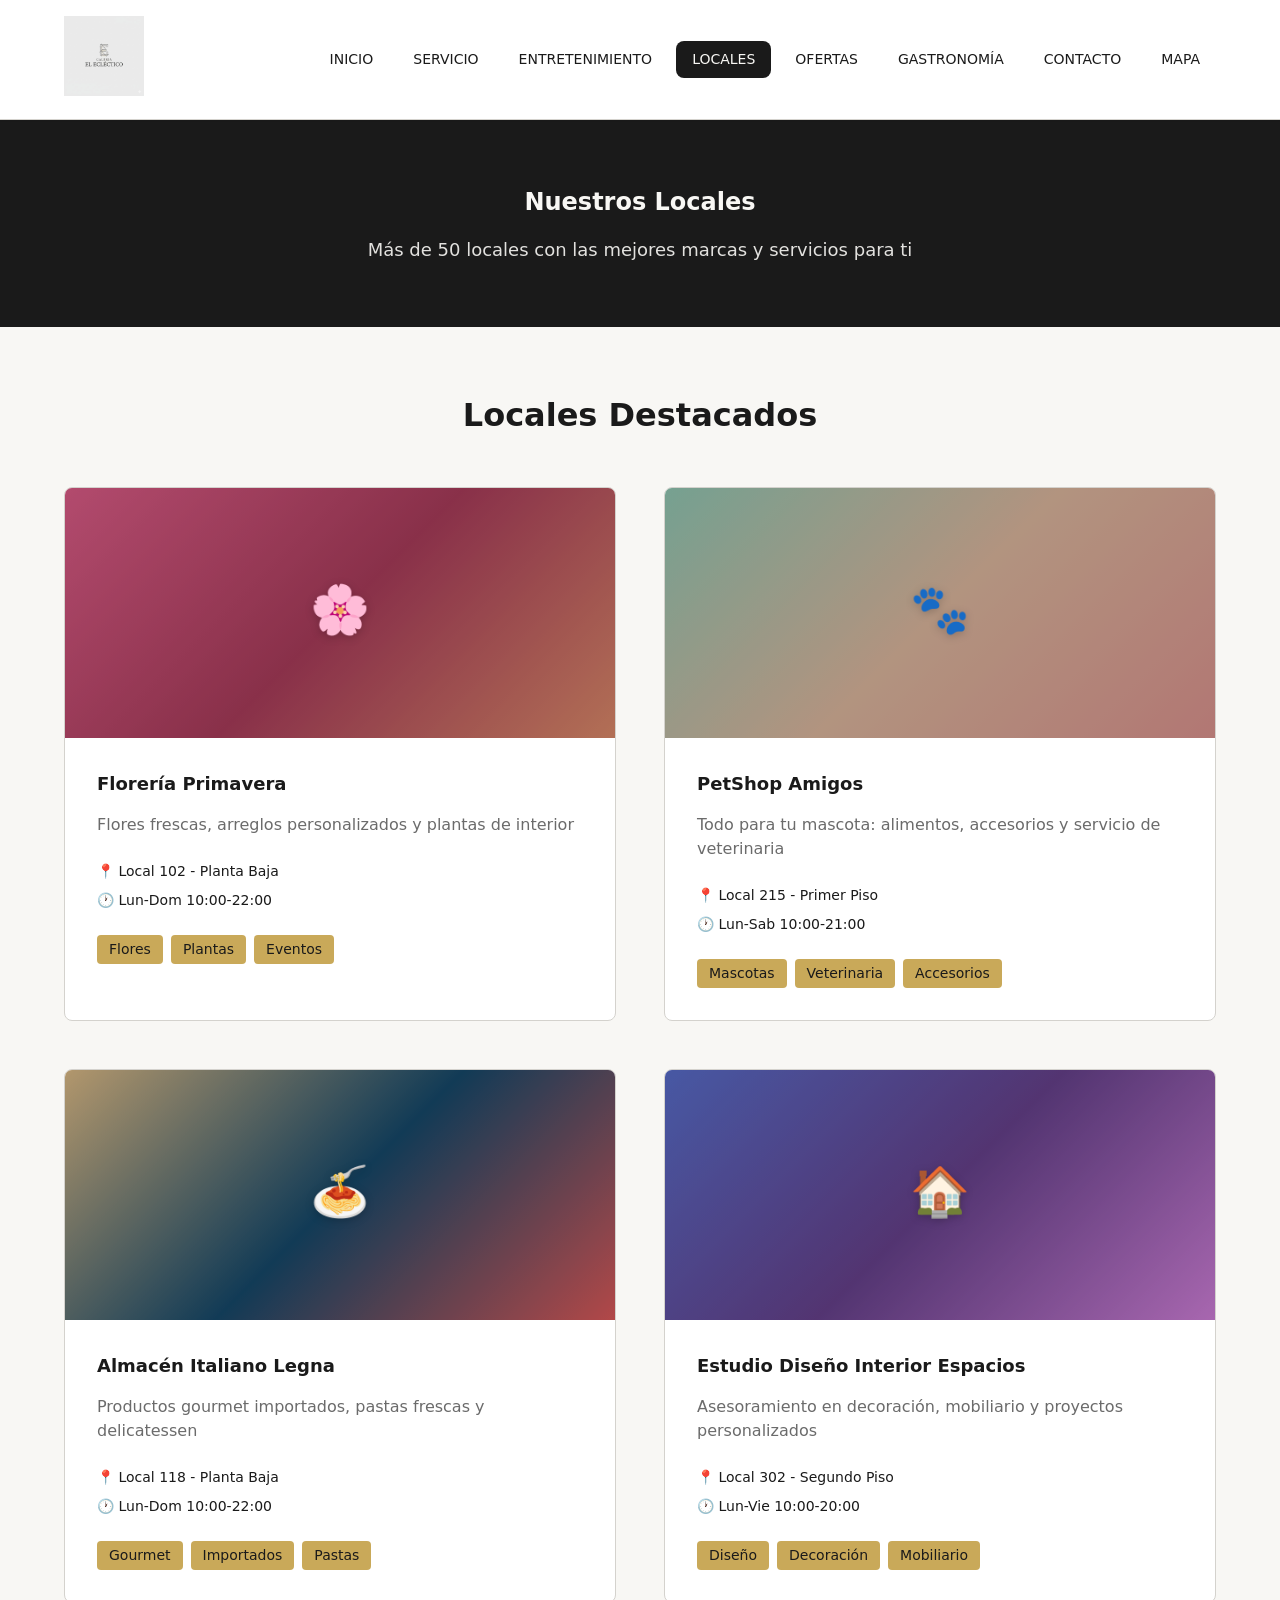
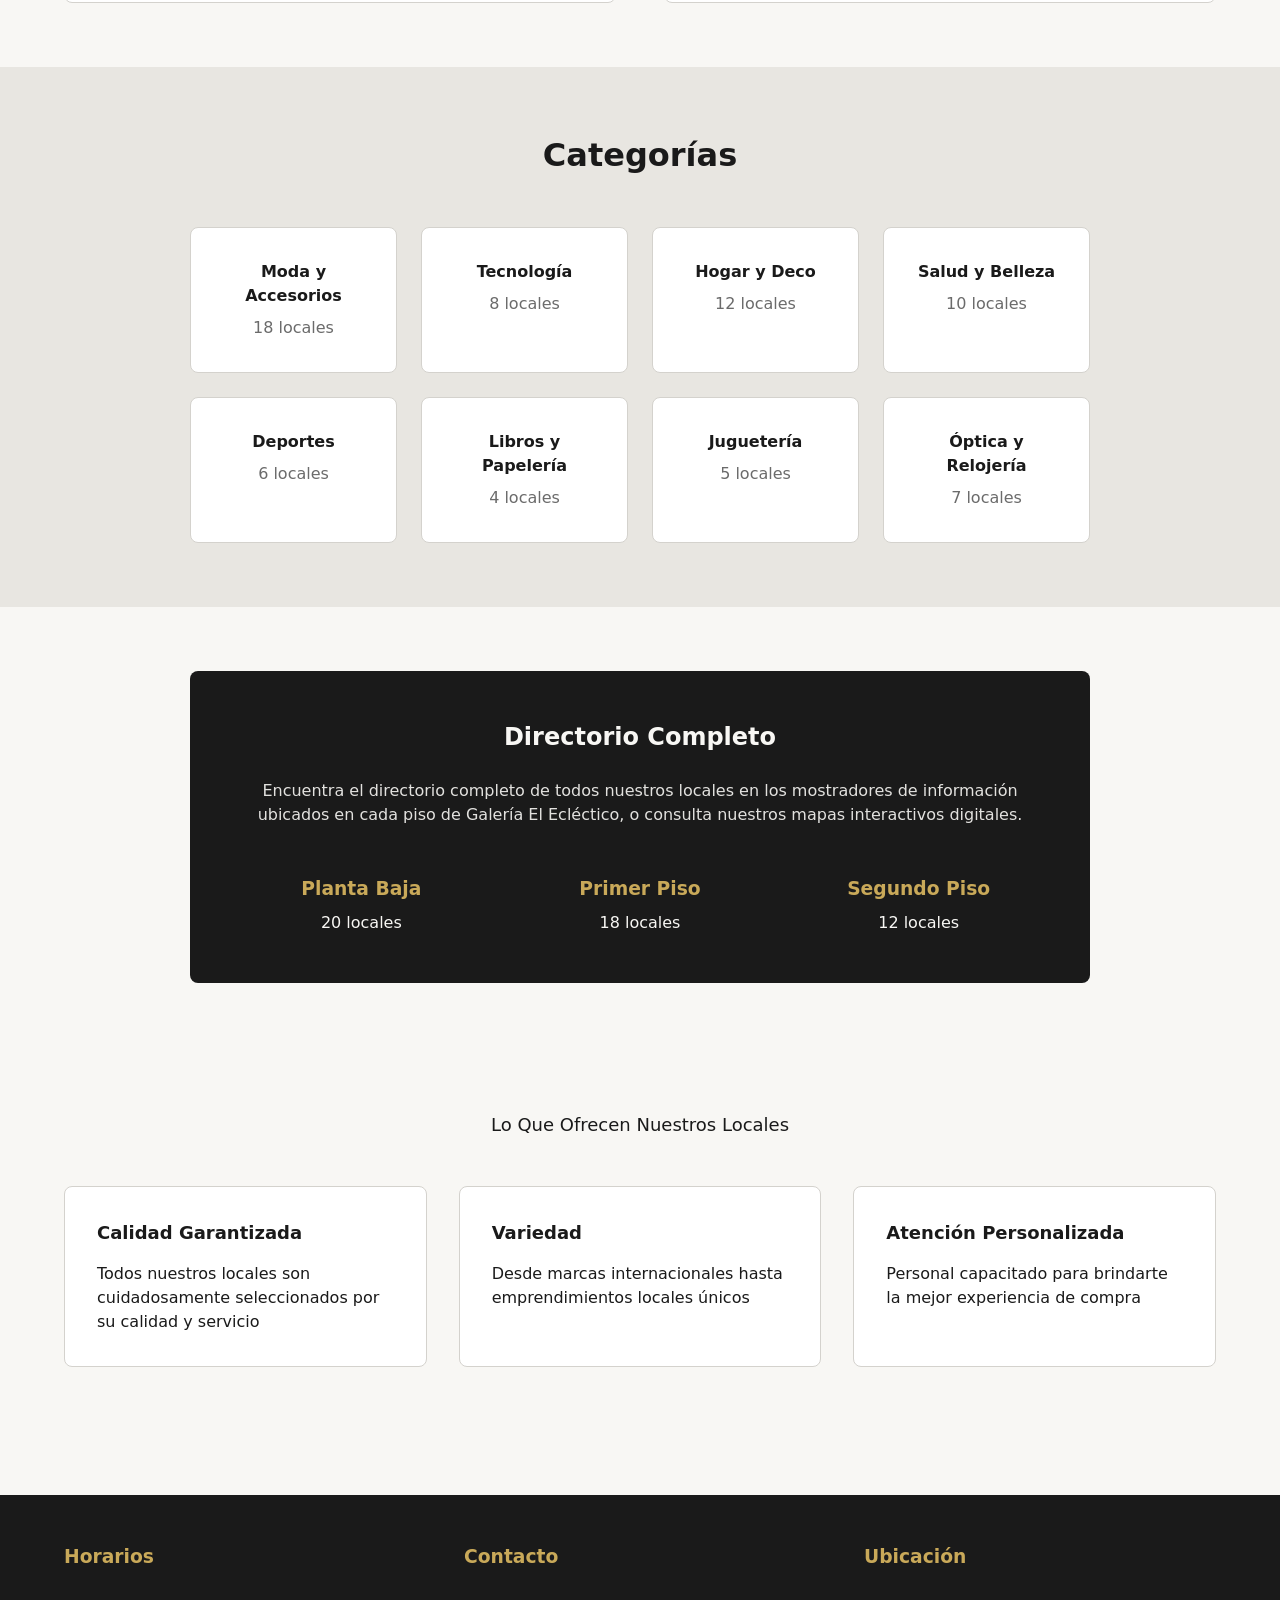
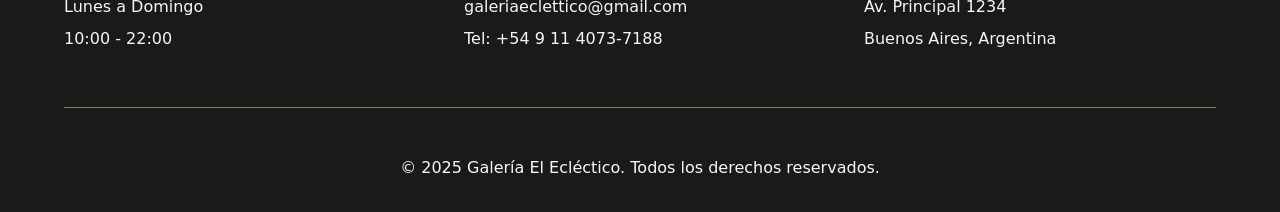
<file: locales.html>
<!DOCTYPE html>
<html lang="es">
<head>
    <meta charset="UTF-8">
    <meta name="viewport" content="width=device-width, initial-scale=1.0">
    <title>Locales - Galería El Ecléctico</title>
    <link rel="stylesheet" href="styles/styles.new.css">
    <script defer src="menu.js"></script>
</head>
<body>
    <!-- Header -->
    <header class="header">
        <div class="container">
            <div class="header-content">
                <a href="index.html" class="logo">
                    <img src="assets/logo-eclectico.png" alt="Galería El Ecléctico">
                </a>
                
                <!-- Botón hamburguesa (solo visible en móvil) -->
                <button class="hamburger" id="hamburger" aria-label="Menú">
                    <span></span>
                    <span></span>
                    <span></span>
                </button>
                
                <nav class="nav" id="nav">
                    <div class="nav-header">
                        <h2>Menú de Navegación</h2>
                        <p class="nav-subtitle">Explora las diferentes secciones de Galería El Ecléctico</p>
                        <button class="nav-close" id="navClose" aria-label="Cerrar menú">✕</button>
                    </div>
                    <a href="index.html" class="nav-link">INICIO</a>
                    <a href="servicio.html" class="nav-link">SERVICIO</a>
                    <a href="entretenimiento.html" class="nav-link">ENTRETENIMIENTO</a>
                    <a href="locales.html" class="nav-link active">LOCALES</a>
                    <a href="ofertas.html" class="nav-link">OFERTAS</a>
                    <a href="gastronomia.html" class="nav-link">GASTRONOMÍA</a>
                    <a href="contacto.html" class="nav-link">CONTACTO</a>
                    <a href="mapa.html" class="nav-link">MAPA</a>
                </nav>
            </div>
        </div>
    </header>

    <main>
        <!-- Hero Section -->
        <section class="page-hero-simple">
            <div class="container">
                <h1>Nuestros Locales</h1>
                <p>Más de 50 locales con las mejores marcas y servicios para ti</p>
            </div>
        </section>

        <!-- Featured Stores -->
        <section class="section">
            <div class="container">
                <h2 class="section-title">Locales Destacados</h2>
                <div class="stores-grid">
                    <!-- Florería Primavera -->
                    <a href="https://fzruarte.github.io/Local-comercial-personal/" target="_blank" rel="noopener noreferrer" class="store-card-link">
                        <article class="store-card">
                            <div class="store-image store-image-flowers">
                                <div class="store-icon">🌸</div>
                            </div>
                            <div class="store-content">
                                <h3>Florería Primavera</h3>
                                <p class="store-description">Flores frescas, arreglos personalizados y plantas de interior</p>
                                <div class="store-info">
                                    <p>📍 Local 102 - Planta Baja</p>
                                    <p>🕐 Lun-Dom 10:00-22:00</p>
                                </div>
                                <div class="store-tags">
                                    <span class="tag">Flores</span>
                                    <span class="tag">Plantas</span>
                                    <span class="tag">Eventos</span>
                                </div>
                            </div>
                        </article>
                    </a>

                    <!-- PetShop Amigos -->
                    <a href="#" class="store-card-link">
                        <article class="store-card">
                            <div class="store-image store-image-pets">
                                <div class="store-icon">🐾</div>
                            </div>
                            <div class="store-content">
                                <h3>PetShop Amigos</h3>
                                <p class="store-description">Todo para tu mascota: alimentos, accesorios y servicio de veterinaria</p>
                                <div class="store-info">
                                    <p>📍 Local 215 - Primer Piso</p>
                                    <p>🕐 Lun-Sab 10:00-21:00</p>
                                </div>
                                <div class="store-tags">
                                    <span class="tag">Mascotas</span>
                                    <span class="tag">Veterinaria</span>
                                    <span class="tag">Accesorios</span>
                                </div>
                            </div>
                        </article>
                    </a>

                    <!-- Almacén Italiano -->
                    <a href="https://mateogia.github.io/WebLocalComercial/index.html" target="_blank" rel="noopener noreferrer" class="store-card-link">
                        <article class="store-card">
                            <div class="store-image store-image-food">
                                <div class="store-icon">🍝</div>
                            </div>
                            <div class="store-content">
                                <h3>Almacén Italiano Legna</h3>
                                <p class="store-description">Productos gourmet importados, pastas frescas y delicatessen</p>
                                <div class="store-info">
                                    <p>📍 Local 118 - Planta Baja</p>
                                    <p>🕐 Lun-Dom 10:00-22:00</p>
                                </div>
                                <div class="store-tags">
                                    <span class="tag">Gourmet</span>
                                    <span class="tag">Importados</span>
                                    <span class="tag">Pastas</span>
                                </div>
                            </div>
                        </article>
                    </a>

                    <!-- Estudio Diseño -->
                    <a href="https://carolina15-05.github.io/AnsDesing/" target="_blank" rel="noopener noreferrer" class="store-card-link">
                        <article class="store-card">
                            <div class="store-image store-image-design">
                                <div class="store-icon">🏠</div>
                            </div>
                            <div class="store-content">
                                <h3>Estudio Diseño Interior Espacios</h3>
                                <p class="store-description">Asesoramiento en decoración, mobiliario y proyectos personalizados</p>
                                <div class="store-info">
                                    <p>📍 Local 302 - Segundo Piso</p>
                                    <p>🕐 Lun-Vie 10:00-20:00</p>
                                </div>
                                <div class="store-tags">
                                    <span class="tag">Diseño</span>
                                    <span class="tag">Decoración</span>
                                    <span class="tag">Mobiliario</span>
                                </div>
                            </div>
                        </article>
                    </a>
                </div>
            </div>
        </section>

        <!-- Categories -->
        <section class="section section-alt">
            <div class="container">
                <h2 class="section-title">Categorías</h2>
                <div class="categories-grid">
                    <div class="category-card">
                        <h3>Moda y Accesorios</h3>
                        <p>18 locales</p>
                    </div>
                    <div class="category-card">
                        <h3>Tecnología</h3>
                        <p>8 locales</p>
                    </div>
                    <div class="category-card">
                        <h3>Hogar y Deco</h3>
                        <p>12 locales</p>
                    </div>
                    <div class="category-card">
                        <h3>Salud y Belleza</h3>
                        <p>10 locales</p>
                    </div>
                    <div class="category-card">
                        <h3>Deportes</h3>
                        <p>6 locales</p>
                    </div>
                    <div class="category-card">
                        <h3>Libros y Papelería</h3>
                        <p>4 locales</p>
                    </div>
                    <div class="category-card">
                        <h3>Juguetería</h3>
                        <p>5 locales</p>
                    </div>
                    <div class="category-card">
                        <h3>Óptica y Relojería</h3>
                        <p>7 locales</p>
                    </div>
                </div>
            </div>
        </section>

        <!-- Store Directory -->
        <section class="section">
            <div class="container">
                <div class="directory-card">
                    <h2>Directorio Completo</h2>
                    <p class="directory-text">
                        Encuentra el directorio completo de todos nuestros locales en los mostradores de información 
                        ubicados en cada piso de Galería El Ecléctico, o consulta nuestros mapas interactivos digitales.
                    </p>
                    <div class="floors-grid">
                        <div class="floor-info">
                            <h3>Planta Baja</h3>
                            <p>20 locales</p>
                        </div>
                        <div class="floor-info">
                            <h3>Primer Piso</h3>
                            <p>18 locales</p>
                        </div>
                        <div class="floor-info">
                            <h3>Segundo Piso</h3>
                            <p>12 locales</p>
                        </div>
                    </div>
                </div>
            </div>
        </section>

        <!-- Store Features -->
        <section class="section">
            <div class="container">
                <h2 class="section-title section-title-small">Lo Que Ofrecen Nuestros Locales</h2>
                <div class="services-grid">
                    <div class="service-card">
                        <h3>Calidad Garantizada</h3>
                        <p>Todos nuestros locales son cuidadosamente seleccionados por su calidad y servicio</p>
                    </div>

                    <div class="service-card">
                        <h3>Variedad</h3>
                        <p>Desde marcas internacionales hasta emprendimientos locales únicos</p>
                    </div>

                    <div class="service-card">
                        <h3>Atención Personalizada</h3>
                        <p>Personal capacitado para brindarte la mejor experiencia de compra</p>
                    </div>
                </div>
            </div>
        </section>
    </main>

    <!-- Footer -->
    <footer class="footer">
        <div class="container">
            <div class="footer-grid">
                <div class="footer-column">
                    <h3>Horarios</h3>
                    <p>Lunes a Domingo</p>
                    <p>10:00 - 22:00</p>
                </div>
                <div class="footer-column">
                    <h3>Contacto</h3>
                    <p>galeriaeclettico@gmail.com</p>
                    <p>Tel: +54 9 11 4073-7188</p>
                </div>
                <div class="footer-column">
                    <h3>Ubicación</h3>
                    <p>Av. Principal 1234</p>
                    <p>Buenos Aires, Argentina</p>
                </div>
            </div>
            <div class="footer-bottom">
                <p>&copy; 2025 Galería El Ecléctico. Todos los derechos reservados.</p>
            </div>
        </div>
    </footer>
</body>
</html>
</file>
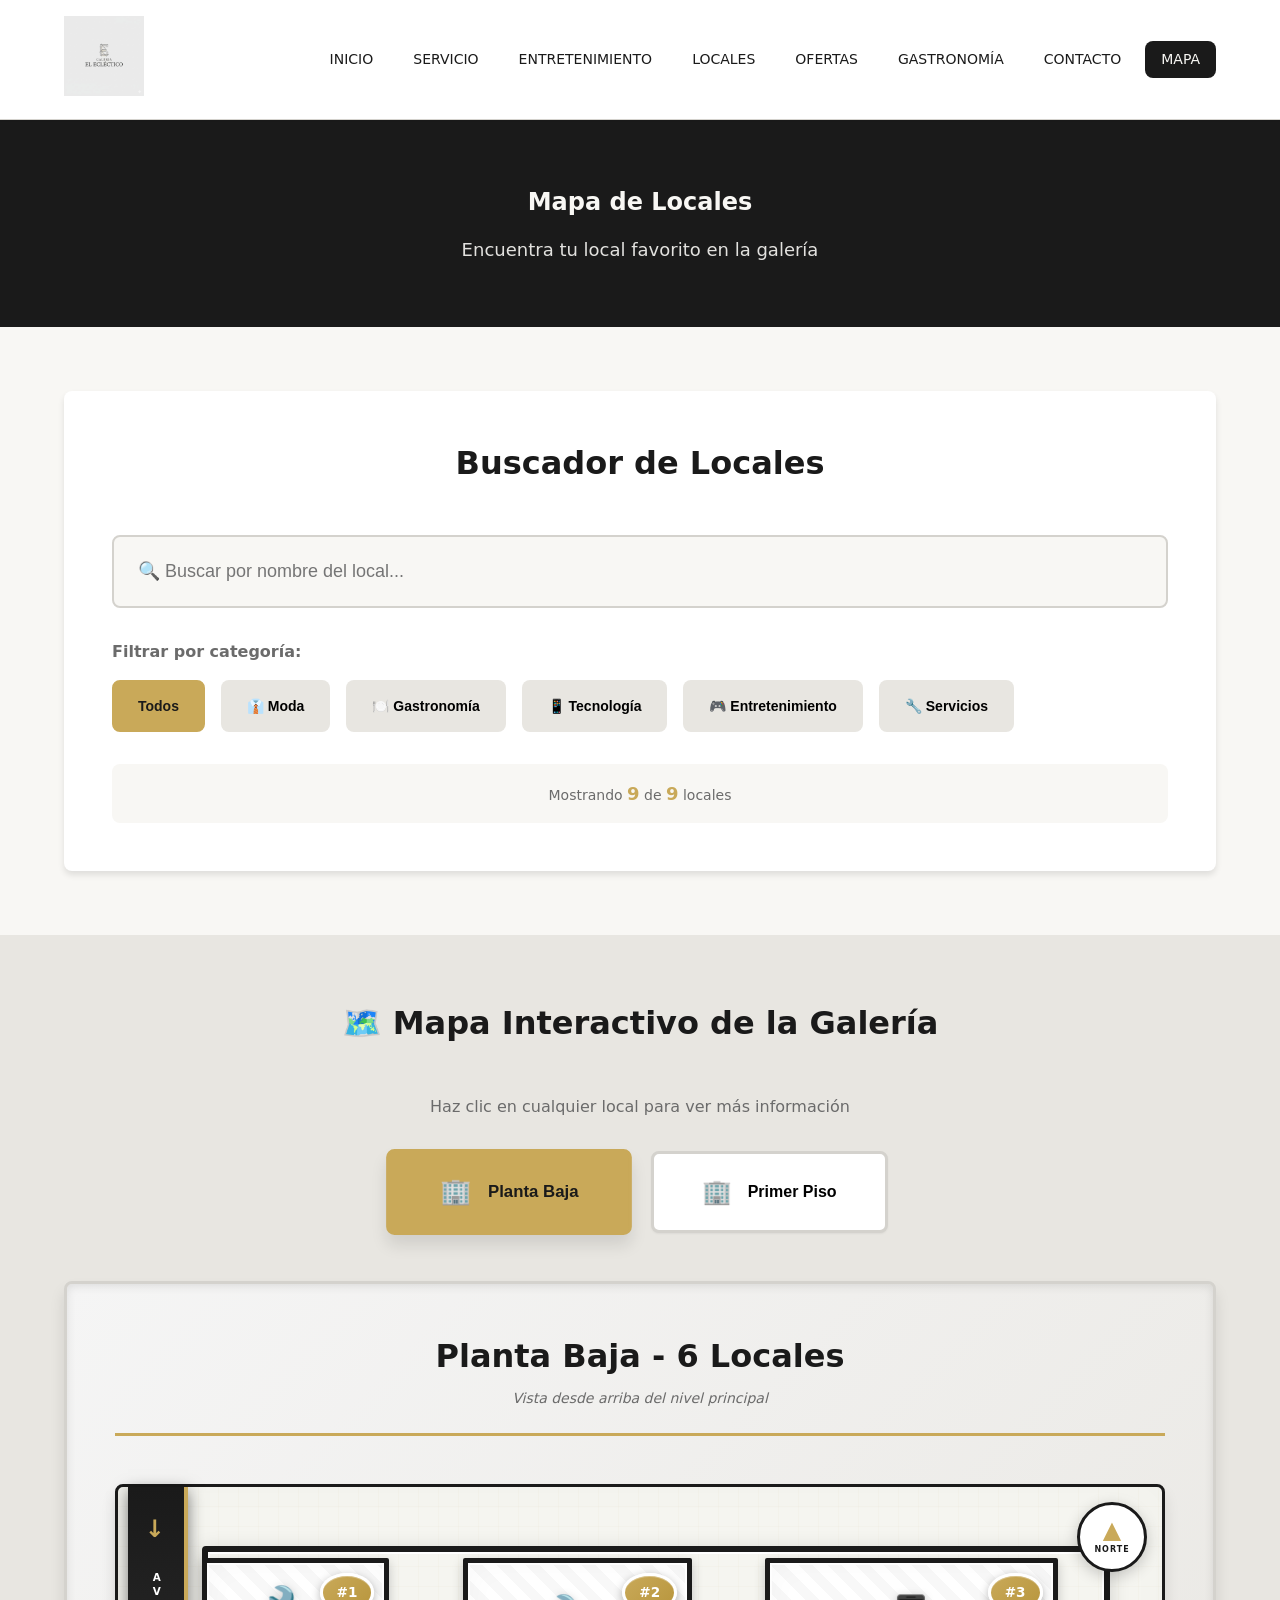
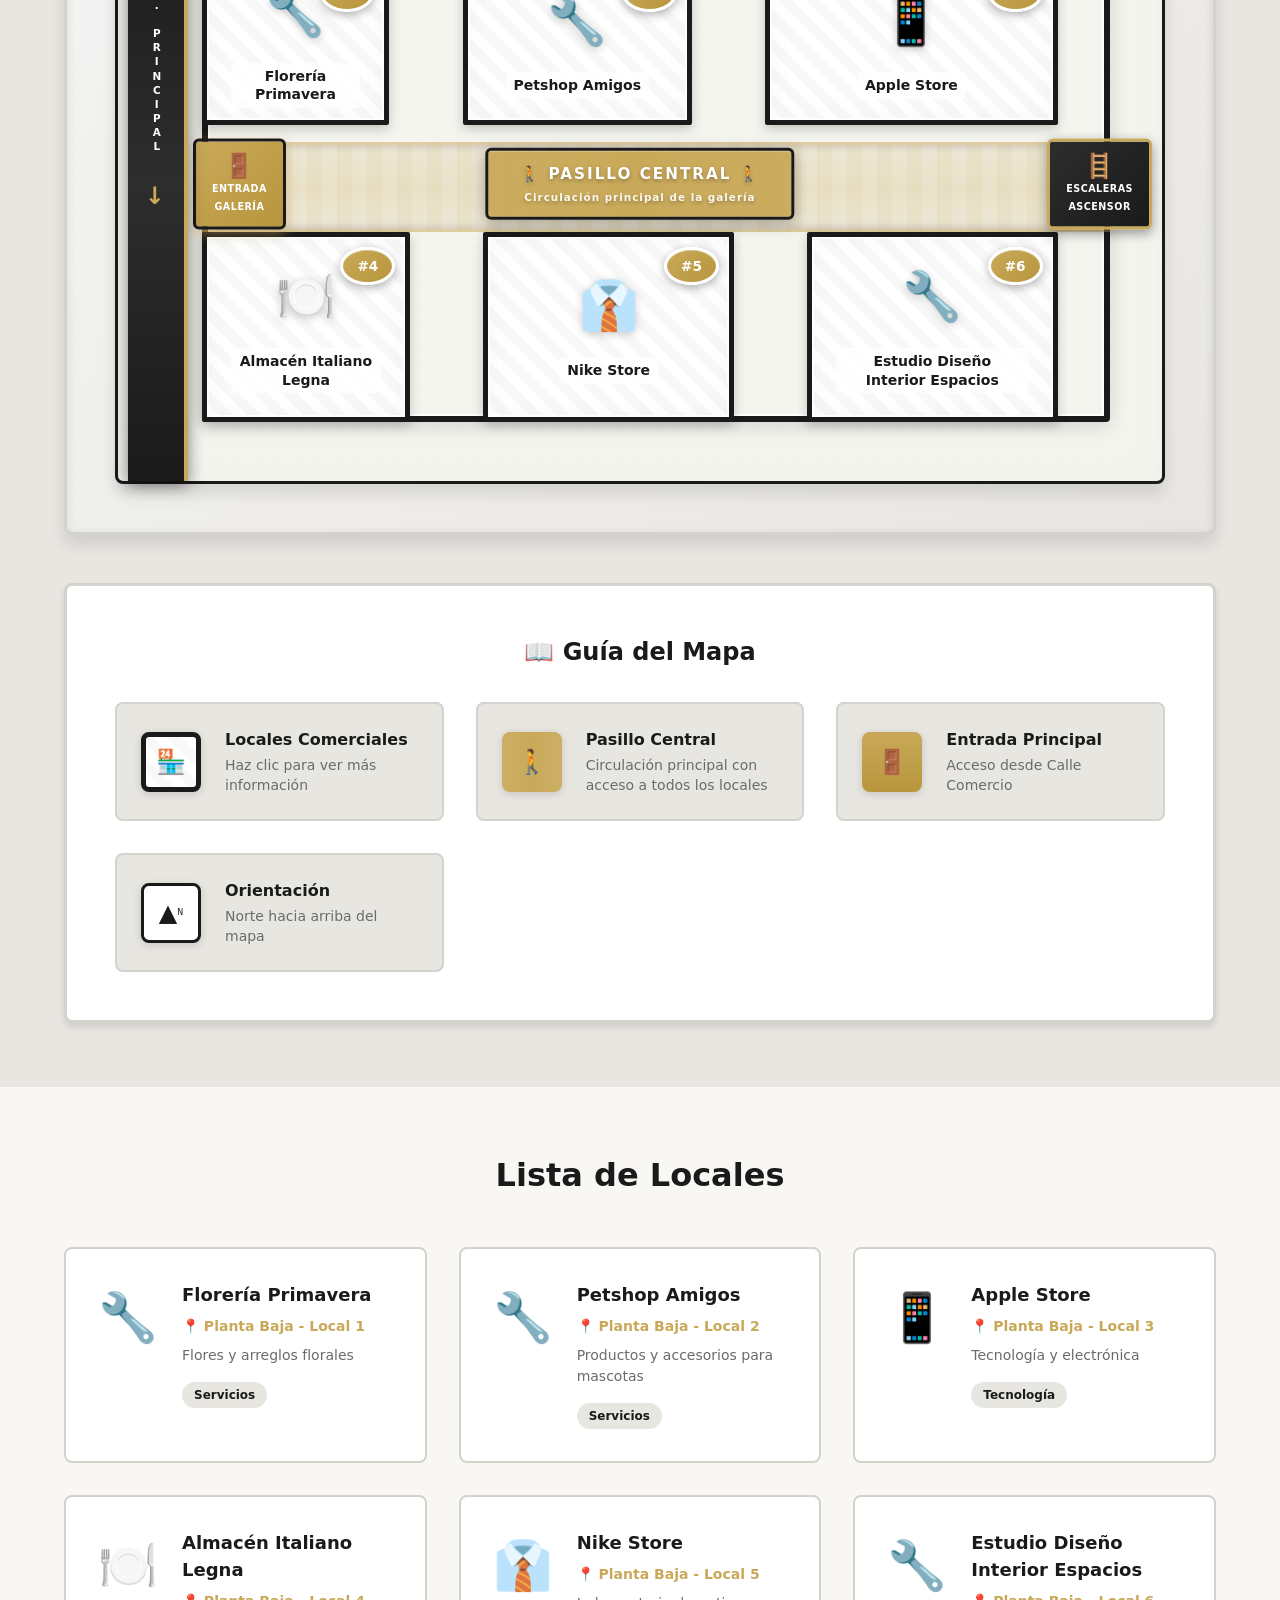
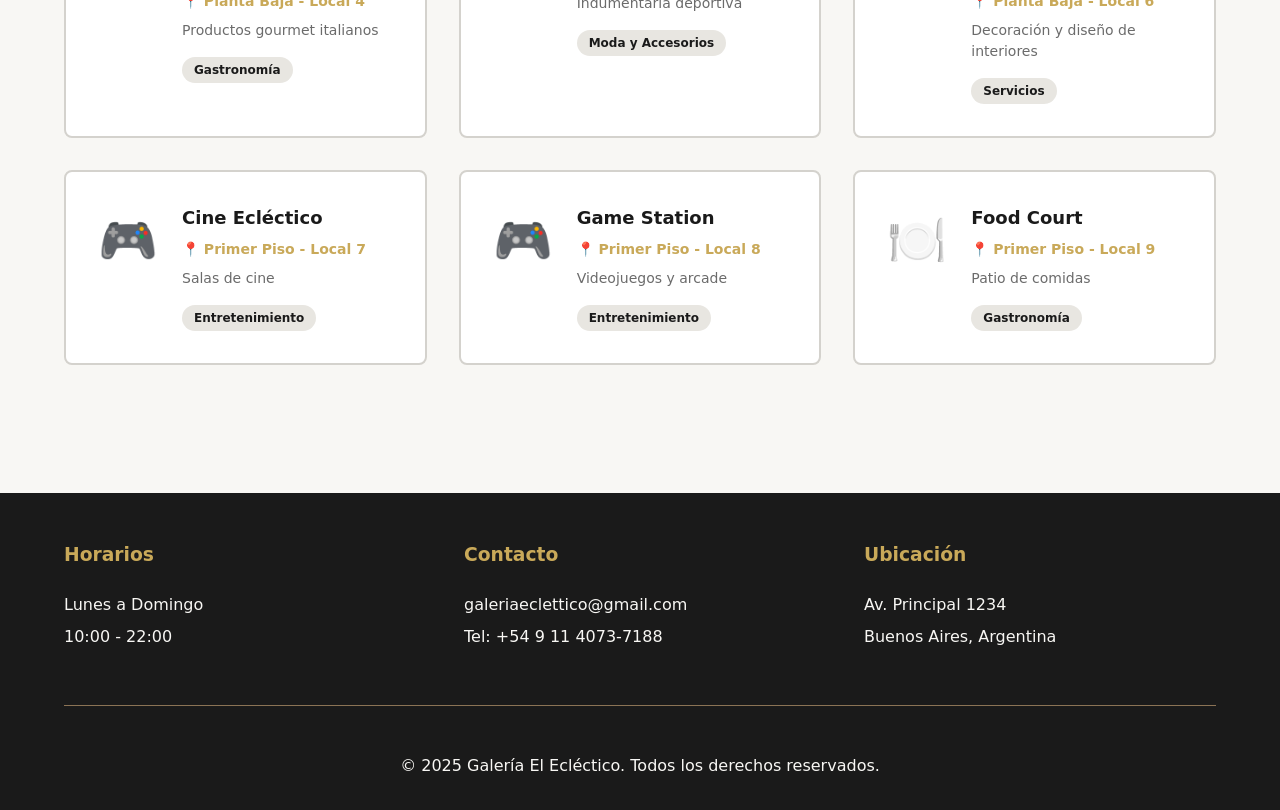
<file: mapa.html>
<!DOCTYPE html>
<html lang="es">
<head>
    <meta charset="UTF-8">
    <meta name="viewport" content="width=device-width, initial-scale=1.0">
    <title>Mapa de Locales - Galería El Ecléctico</title>
    <link rel="stylesheet" href="styles/styles.new.css">
    <script defer src="menu.js"></script>
</head>
<body>
    <!-- Header -->
    <header class="header">
        <div class="container">
            <div class="header-content">
                <a href="index.html" class="logo">
                    <img src="assets/logo-eclectico.png" alt="Galería El Ecléctico">
                </a>
                
                <!-- Botón hamburguesa (solo visible en móvil) -->
                <button class="hamburger" id="hamburger" aria-label="Menú">
                    <span></span>
                    <span></span>
                    <span></span>
                </button>
                
                <nav class="nav" id="nav">
                    <div class="nav-header">
                        <h2>Menú de Navegación</h2>
                        <p class="nav-subtitle">Explora las diferentes secciones de Galería El Ecléctico</p>
                        <button class="nav-close" id="navClose" aria-label="Cerrar menú">✕</button>
                    </div>
                    <a href="index.html" class="nav-link">INICIO</a>
                    <a href="servicio.html" class="nav-link">SERVICIO</a>
                    <a href="entretenimiento.html" class="nav-link">ENTRETENIMIENTO</a>
                    <a href="locales.html" class="nav-link">LOCALES</a>
                    <a href="ofertas.html" class="nav-link">OFERTAS</a>
                    <a href="gastronomia.html" class="nav-link">GASTRONOMÍA</a>
                    <a href="contacto.html" class="nav-link">CONTACTO</a>
                    <a href="mapa.html" class="nav-link active">MAPA</a>
                </nav>
            </div>
        </div>
    </header>

    <main>
        <!-- Hero Section -->
        <section class="page-hero-simple">
            <div class="container">
                <h1>Mapa de Locales</h1>
                <p>Encuentra tu local favorito en la galería</p>
            </div>
        </section>

        <!-- Search and Filter Section -->
        <section class="section">
            <div class="container">
                <div class="search-section">
                    <h2 class="section-title">Buscador de Locales</h2>
                    
                    <!-- Search Box -->
                    <div class="search-box">
                        <input 
                            type="text" 
                            id="searchInput" 
                            placeholder="🔍 Buscar por nombre del local..."
                            class="search-input"
                        >
                    </div>

                    <!-- Category Filters -->
                    <div class="filter-section">
                        <p class="filter-label">Filtrar por categoría:</p>
                        <div class="filter-buttons">
                            <button class="filter-btn active" data-category="todos">Todos</button>
                            <button class="filter-btn" data-category="moda">👔 Moda</button>
                            <button class="filter-btn" data-category="gastronomia">🍽️ Gastronomía</button>
                            <button class="filter-btn" data-category="tecnologia">📱 Tecnología</button>
                            <button class="filter-btn" data-category="entretenimiento">🎮 Entretenimiento</button>
                            <button class="filter-btn" data-category="servicios">🔧 Servicios</button>
                        </div>
                    </div>

                    <!-- Results Counter -->
                    <div class="results-info">
                        <p id="resultsCount">Mostrando <strong>9</strong> de <strong>9</strong> locales</p>
                    </div>
                </div>
            </div>
        </section>

        <!-- Interactive Map Section -->
        <section class="section section-alt">
            <div class="container">
                <h2 class="section-title">🗺️ Mapa Interactivo de la Galería</h2>
                <p style="text-align: center; margin-bottom: 2rem; color: var(--color-muted-foreground);">
                    Haz clic en cualquier local para ver más información
                </p>
                
                <!-- Floor Selector -->
                <div class="floor-selector">
                    <button class="floor-btn active" data-floor="planta-baja">
                        <span class="floor-emoji">🏢</span>
                        Planta Baja
                    </button>
                    <button class="floor-btn" data-floor="primer-piso">
                        <span class="floor-emoji">🏢</span>
                        Primer Piso
                    </button>
                </div>

                <!-- Map Container -->
                <div class="map-interactive-container">
                    <!-- Planta Baja -->
                    <div id="planta-baja" class="floor-map active">
                        <div class="floor-header">
                            <h3>Planta Baja - 6 Locales</h3>
                            <p class="floor-subtitle">Vista desde arriba del nivel principal</p>
                        </div>
                        <div class="floor-plan">
                            <!-- Avenida Principal - Vertical (de arriba hacia abajo) -->
                            <div class="street-label street-vertical">
                                <span>↓</span>
                                <span>AV. PRINCIPAL</span>
                                <span>↓</span>
                            </div>
                            
                            <!-- Indicador de orientación -->
                            <div class="compass-indicator">
                                <div class="compass-arrow">▲</div>
                                <div class="compass-label">NORTE</div>
                            </div>
                            
                            <!-- Entrada desde la avenida (izquierda) -->
                            <div class="entrance-marker">
                                <span>🚪</span>
                                <span>ENTRADA</span>
                                <span>GALERÍA</span>
                            </div>
                            
                            <!-- Label del pasillo con explicación -->
                            <div class="hallway-label">
                                🚶 PASILLO CENTRAL 🚶
                                <div class="hallway-sublabel">Circulación principal de la galería</div>
                            </div>
                            
                            <!-- Conexión escaleras/ascensor al final del pasillo -->
                            <div class="stair-connection">
                                <span>🪜</span>
                                <span>ESCALERAS</span>
                                <span>ASCENSOR</span>
                            </div>
                            
                            <!-- Los locales se generan dinámicamente con JavaScript -->
                        </div>
                    </div>

                    <!-- Primer Piso -->
                    <div id="primer-piso" class="floor-map">
                        <div class="floor-header">
                            <h3>Primer Piso - 3 Locales</h3>
                            <p class="floor-subtitle">Zona de entretenimiento y gastronomía</p>
                        </div>
                        <div class="floor-plan">
                            <!-- Indicador de orientación -->
                            <div class="compass-indicator">
                                <div class="compass-arrow">▲</div>
                                <div class="compass-label">NORTE</div>
                            </div>
                            
                            <!-- Label del pasillo -->
                            <div class="hallway-label">
                                🚶 PASILLO CENTRAL 🚶
                                <div class="hallway-sublabel">Circulación principal de la galería</div>
                            </div>
                            
                            <!-- Conexión escaleras/ascensor al final del pasillo -->
                            <div class="stair-connection">
                                <span>🪜</span>
                                <span>ESCALERAS</span>
                                <span>ASCENSOR</span>
                            </div>
                            
                            <!-- Los locales se generan dinámicamente con JavaScript -->
                        </div>
                    </div>
                </div>
                
                <!-- Leyenda explicativa -->
                <div class="map-legend-info">
                    <h3>📖 Guía del Mapa</h3>
                    <div class="legend-items-grid">
                        <div class="legend-info-item">
                            <div class="legend-icon-box" style="background: repeating-linear-gradient(45deg, #ffffff 0px, #ffffff 10px, #f8f8f8 10px, #f8f8f8 20px); border: 5px solid #1A1A1A;">
                                🏪
                            </div>
                            <div class="legend-info-text">
                                <strong>Locales Comerciales</strong>
                                <p>Haz clic para ver más información</p>
                            </div>
                        </div>
                        <div class="legend-info-item">
                            <div class="legend-icon-box" style="background: linear-gradient(90deg, rgba(201,169,89,0.9) 0%, rgba(201,169,89,1) 50%, rgba(201,169,89,0.9) 100%); color: white; font-weight: 900;">
                                🚶
                            </div>
                            <div class="legend-info-text">
                                <strong>Pasillo Central</strong>
                                <p>Circulación principal con acceso a todos los locales</p>
                            </div>
                        </div>
                        <div class="legend-info-item">
                            <div class="legend-icon-box" style="background: linear-gradient(180deg, #C9A959 0%, #B8963D 100%); color: white; font-weight: 900;">
                                🚪
                            </div>
                            <div class="legend-info-text">
                                <strong>Entrada Principal</strong>
                                <p>Acceso desde Calle Comercio</p>
                            </div>
                        </div>
                        <div class="legend-info-item">
                            <div class="legend-icon-box" style="background: white; border: 3px solid #1A1A1A;">
                                ▲<br><small style="font-size: 0.5rem;">N</small>
                            </div>
                            <div class="legend-info-text">
                                <strong>Orientación</strong>
                                <p>Norte hacia arriba del mapa</p>
                            </div>
                        </div>
                    </div>
                </div>
            </div>
        </section>

        <!-- Store List Section -->
        <section class="section">
            <div class="container">
                <h2 class="section-title">Lista de Locales</h2>
                <div id="storeList" class="store-list-grid">
                    <!-- Store cards will be generated by JavaScript -->
                </div>
                <div id="noResults" class="no-results" style="display: none;">
                    <div class="no-results-icon">🔍</div>
                    <h3>No se encontraron resultados</h3>
                    <p>Intenta con otro término de búsqueda o categoría</p>
                </div>
            </div>
        </section>
    </main>

    <!-- Footer -->
    <footer class="footer">
        <div class="container">
            <div class="footer-grid">
                <div class="footer-column">
                    <h3>Horarios</h3>
                    <p>Lunes a Domingo</p>
                    <p>10:00 - 22:00</p>
                </div>
                <div class="footer-column">
                    <h3>Contacto</h3>
                    <p>galeriaeclettico@gmail.com</p>
                    <p>Tel: +54 9 11 4073-7188</p>
                </div>
                <div class="footer-column">
                    <h3>Ubicación</h3>
                    <p>Av. Principal 1234</p>
                    <p>Buenos Aires, Argentina</p>
                </div>
            </div>
            <div class="footer-bottom">
                <p>&copy; 2025 Galería El Ecléctico. Todos los derechos reservados.</p>
            </div>
        </div>
    </footer>

    <!-- JavaScript -->
    <script src="mapa.js"></script>
</body>
</html>
</file>
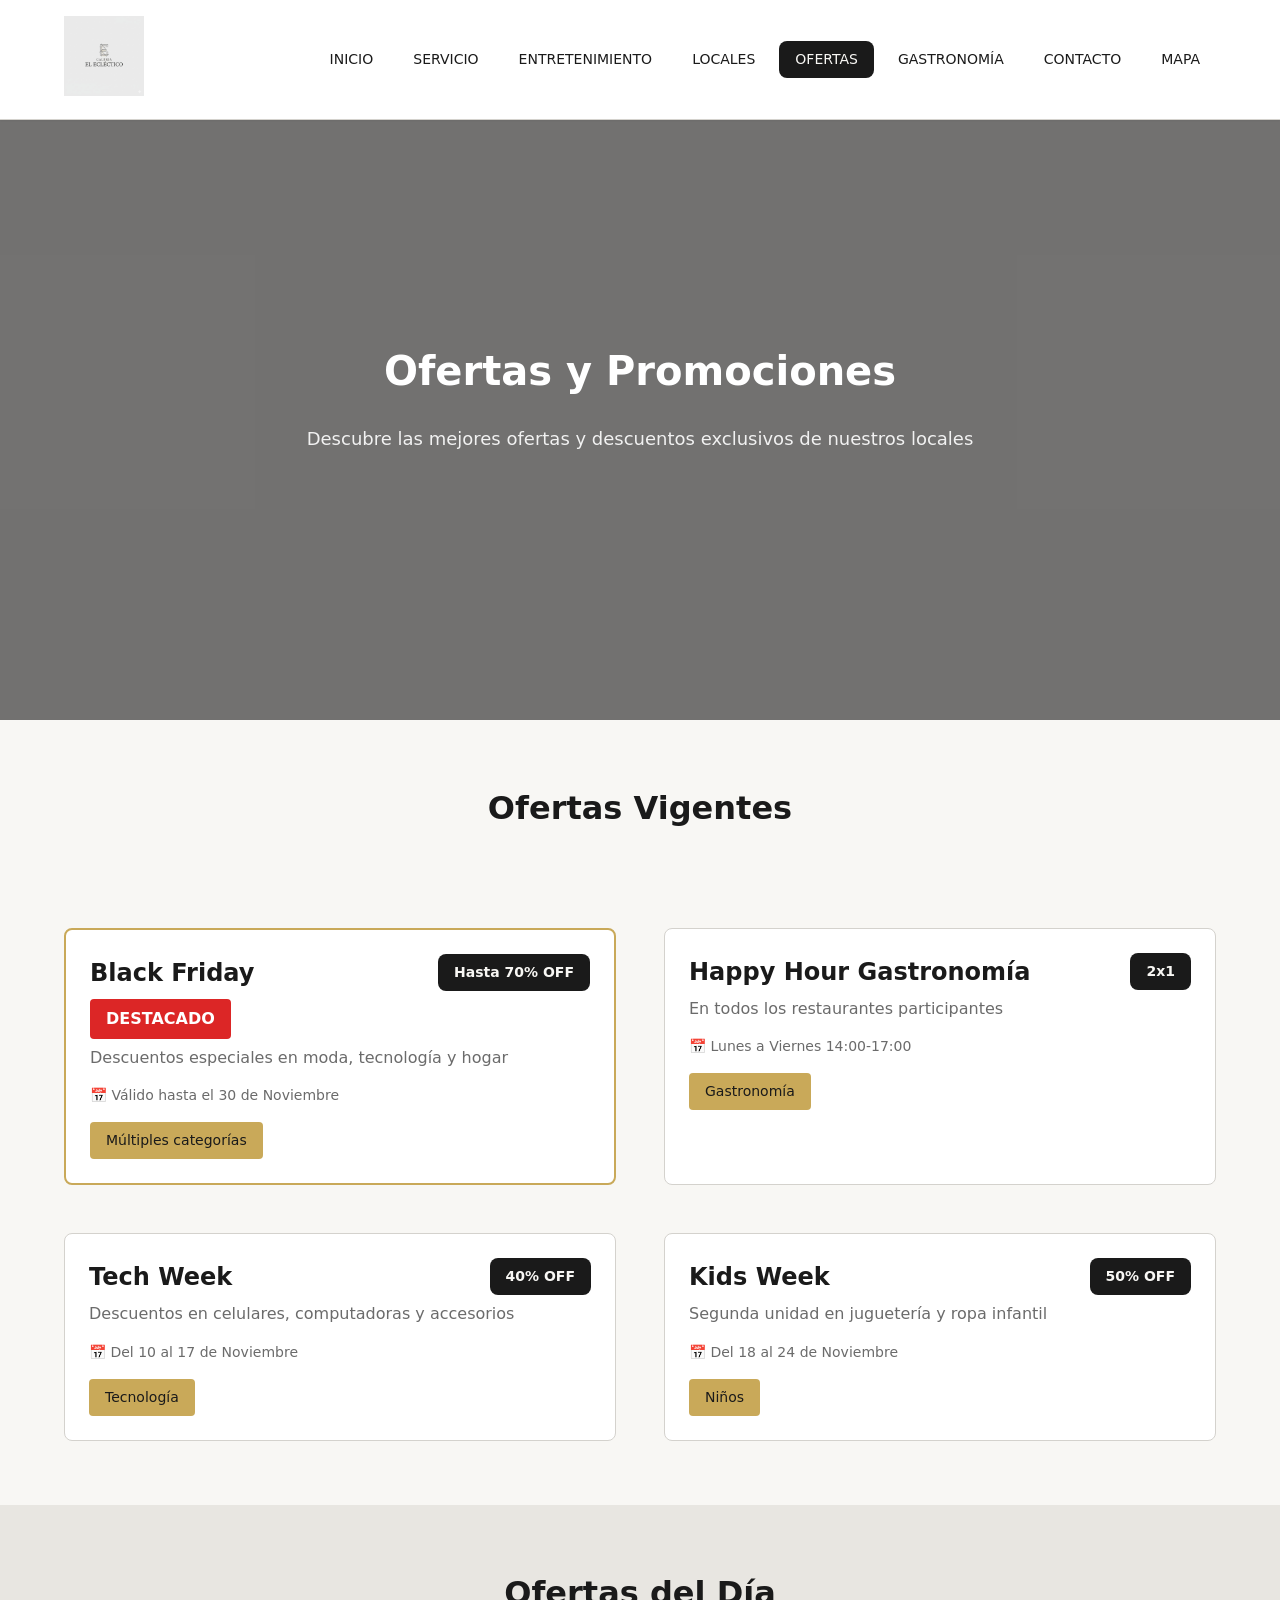
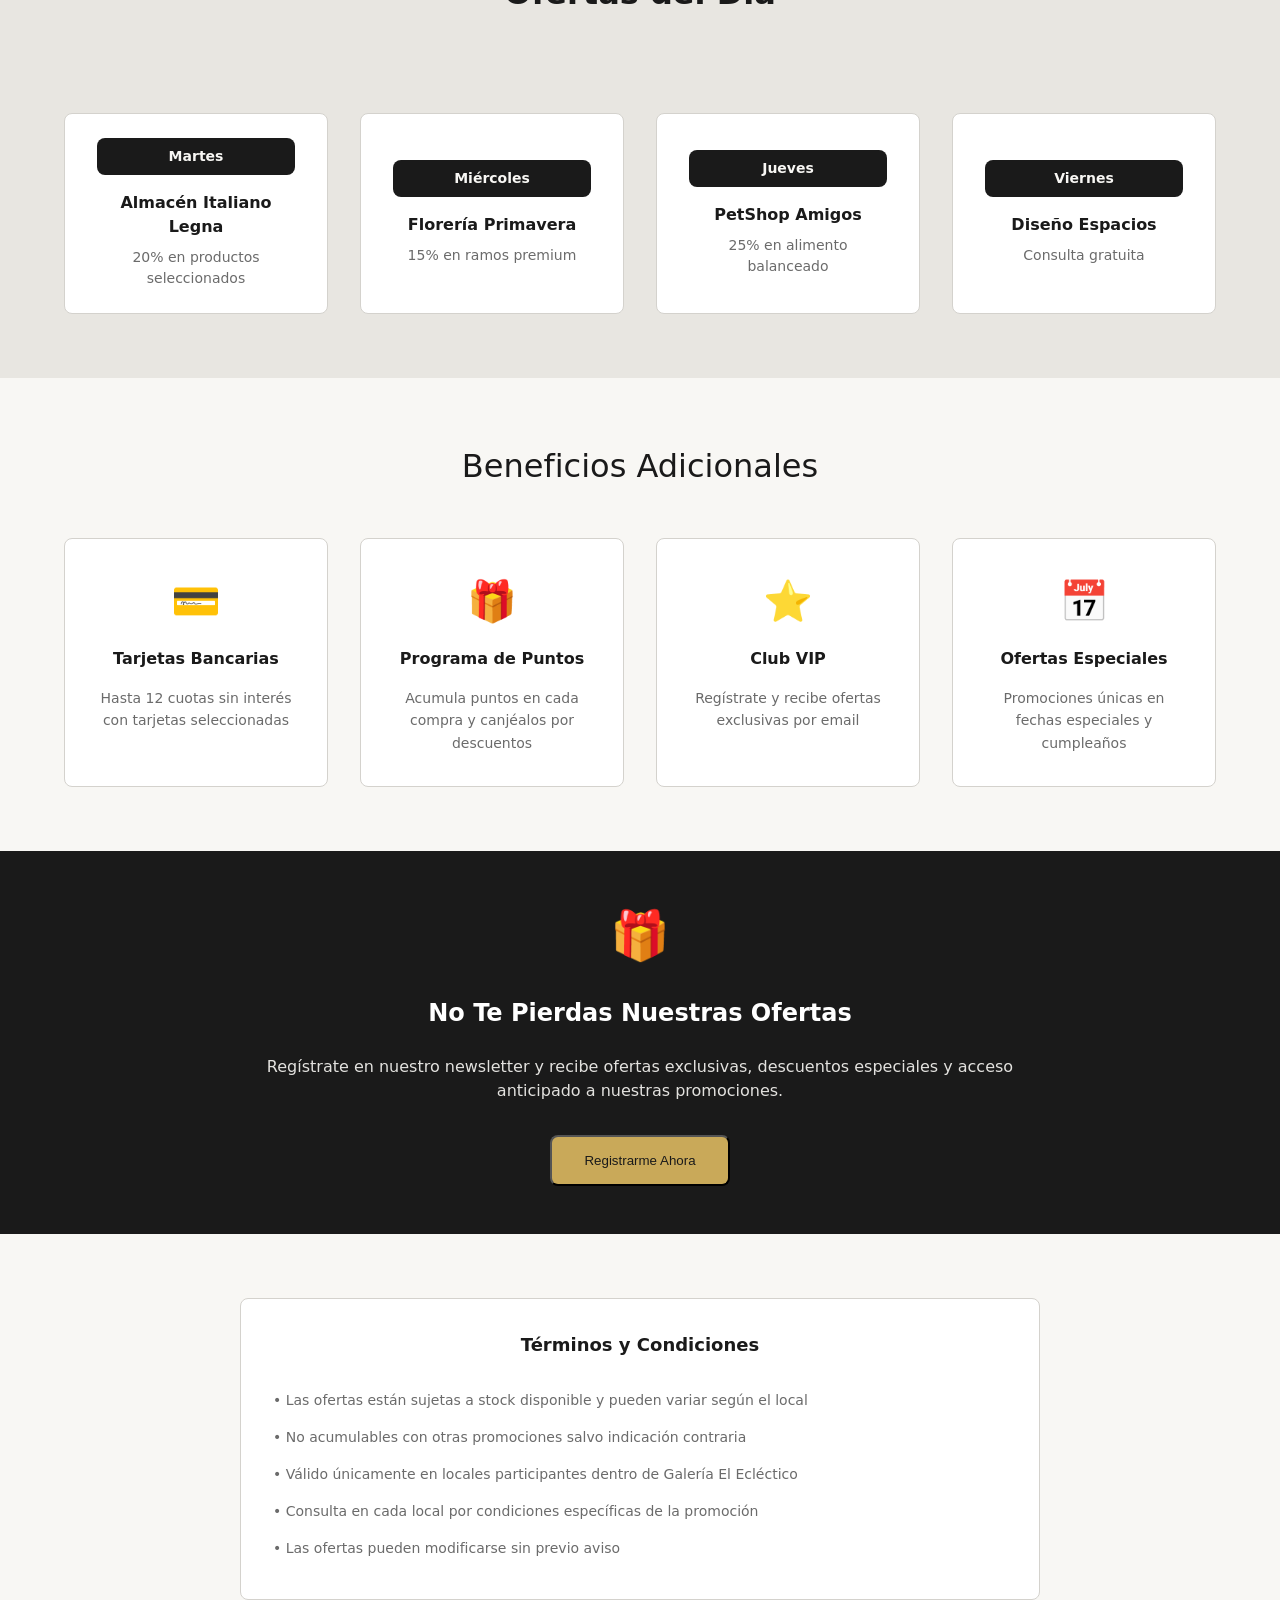
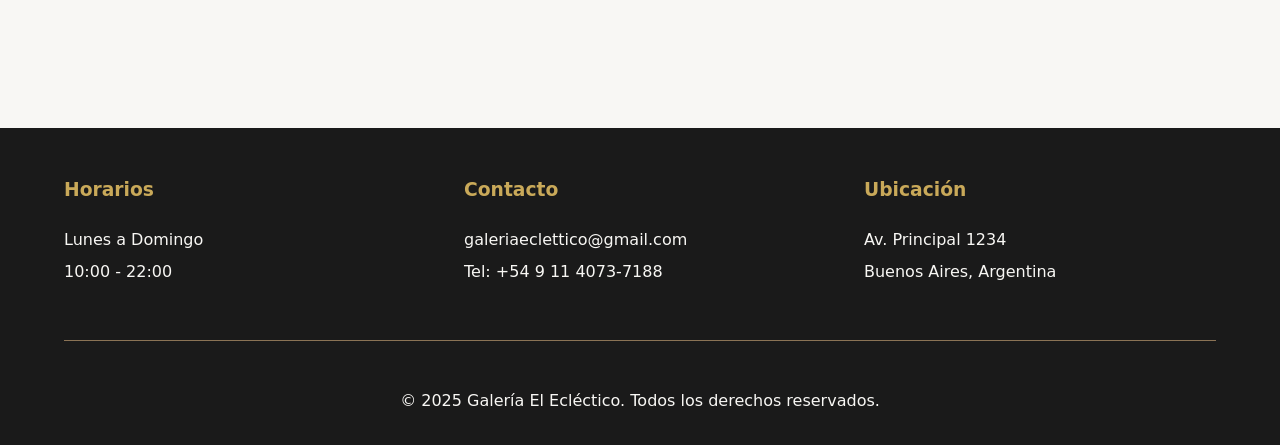
<file: ofertas.html>
<!DOCTYPE html>
<html lang="es">
<head>
    <meta charset="UTF-8">
    <meta name="viewport" content="width=device-width, initial-scale=1.0">
    <title>Ofertas - Galería El Ecléctico</title>
    <link rel="stylesheet" href="styles/styles.new.css">
    <script defer src="menu.js"></script>
</head>
<body>
    <!-- Header -->
    <header class="header">
        <div class="container">
            <div class="header-content">
                <a href="index.html" class="logo">
                    <img src="assets/logo-eclectico.png" alt="Galería El Ecléctico">
                </a>
                
                <!-- Botón hamburguesa (solo visible en móvil) -->
                <button class="hamburger" id="hamburger" aria-label="Menú">
                    <span></span>
                    <span></span>
                    <span></span>
                </button>
                
                <nav class="nav" id="nav">
                    <div class="nav-header">
                        <h2>Menú de Navegación</h2>
                        <p class="nav-subtitle">Explora las diferentes secciones de Galería El Ecléctico</p>
                        <button class="nav-close" id="navClose" aria-label="Cerrar menú">✕</button>
                    </div>
                    <a href="index.html" class="nav-link">INICIO</a>
                    <a href="servicio.html" class="nav-link">SERVICIO</a>
                    <a href="entretenimiento.html" class="nav-link">ENTRETENIMIENTO</a>
                    <a href="locales.html" class="nav-link">LOCALES</a>
                    <a href="ofertas.html" class="nav-link active">OFERTAS</a>
                    <a href="gastronomia.html" class="nav-link">GASTRONOMÍA</a>
                    <a href="contacto.html" class="nav-link">CONTACTO</a>
                    <a href="mapa.html" class="nav-link">MAPA</a>
                </nav>
            </div>
        </div>
    </header>

    <main>
        <!-- Hero Section -->
        <section class="hero">
            <div class="hero-overlay">
                <div class="hero-content">
                    <h1>Ofertas y Promociones</h1>
                    <p class="hero-subtitle">Descubre las mejores ofertas y descuentos exclusivos de nuestros locales</p>
                </div>
            </div>
        </section>

        <!-- Current Offers -->
        <section class="section">
            <div class="container">
                <div class="section-header-with-icon">
                    <h2 class="section-title">Ofertas Vigentes</h2>
                </div>
                <div class="offers-vigentes-grid">
                    <!-- Oferta 1 - Black Friday -->
                    <article class="offer-vigente-card offer-card-featured">
                        <div class="offer-vigente-content">
                            <div class="offer-vigente-header">
                                <h3>Black Friday</h3>
                                <div class="offer-vigente-discount">Hasta 70% OFF</div>
                            </div>
                            <div class="offer-featured-badge">DESTACADO</div>
                            <p class="offer-vigente-description">
                                Descuentos especiales en moda, tecnología y hogar
                            </p>
                            <p class="offer-vigente-validity">📅 Válido hasta el 30 de Noviembre</p>
                            <span class="offer-vigente-tag">Múltiples categorías</span>
                        </div>
                    </article>

                    <!-- Oferta 2 - Happy Hour -->
                    <article class="offer-vigente-card">
                        <div class="offer-vigente-content">
                            <div class="offer-vigente-header">
                                <h3>Happy Hour Gastronomía</h3>
                                <div class="offer-vigente-discount">2x1</div>
                            </div>
                            <p class="offer-vigente-description">
                                En todos los restaurantes participantes
                            </p>
                            <p class="offer-vigente-validity">📅 Lunes a Viernes 14:00-17:00</p>
                            <span class="offer-vigente-tag">Gastronomía</span>
                        </div>
                    </article>

                    <!-- Oferta 3 - Tech Week -->
                    <article class="offer-vigente-card">
                        <div class="offer-vigente-content">
                            <div class="offer-vigente-header">
                                <h3>Tech Week</h3>
                                <div class="offer-vigente-discount">40% OFF</div>
                            </div>
                            <p class="offer-vigente-description">
                                Descuentos en celulares, computadoras y accesorios
                            </p>
                            <p class="offer-vigente-validity">📅 Del 10 al 17 de Noviembre</p>
                            <span class="offer-vigente-tag">Tecnología</span>
                        </div>
                    </article>

                    <!-- Oferta 4 - Kids Week -->
                    <article class="offer-vigente-card">
                        <div class="offer-vigente-content">
                            <div class="offer-vigente-header">
                                <h3>Kids Week</h3>
                                <div class="offer-vigente-discount">50% OFF</div>
                            </div>
                            <p class="offer-vigente-description">
                                Segunda unidad en juguetería y ropa infantil
                            </p>
                            <p class="offer-vigente-validity">📅 Del 18 al 24 de Noviembre</p>
                            <span class="offer-vigente-tag">Niños</span>
                        </div>
                    </article>
                </div>
            </div>
        </section>

        <!-- Ofertas del Día -->
        <section class="section section-alt">
            <div class="container">
                <div class="section-header-with-icon">
                    <h2 class="section-title">Ofertas del Día</h2>
                </div>
                <div class="ofertas-dia-grid">
                    <article class="oferta-dia-card">
                        <div class="oferta-dia-day">Martes</div>
                        <h3>Almacén Italiano Legna</h3>
                        <p>20% en productos seleccionados</p>
                    </article>

                    <article class="oferta-dia-card">
                        <div class="oferta-dia-day">Miércoles</div>
                        <h3>Florería Primavera</h3>
                        <p>15% en ramos premium</p>
                    </article>

                    <article class="oferta-dia-card">
                        <div class="oferta-dia-day">Jueves</div>
                        <h3>PetShop Amigos</h3>
                        <p>25% en alimento balanceado</p>
                    </article>

                    <article class="oferta-dia-card">
                        <div class="oferta-dia-day">Viernes</div>
                        <h3>Diseño Espacios</h3>
                        <p>Consulta gratuita</p>
                    </article>
                </div>
            </div>
        </section>

        <!-- Beneficios Adicionales -->
        <section class="section">
            <div class="container">
                <h2 class="section-title section-title-normal">Beneficios Adicionales</h2>
                <div class="beneficios-grid">
                    <div class="beneficio-card">
                        <div class="beneficio-icon">💳</div>
                        <h3>Tarjetas Bancarias</h3>
                        <p>Hasta 12 cuotas sin interés con tarjetas seleccionadas</p>
                    </div>

                    <div class="beneficio-card">
                        <div class="beneficio-icon">🎁</div>
                        <h3>Programa de Puntos</h3>
                        <p>Acumula puntos en cada compra y canjéalos por descuentos</p>
                    </div>

                    <div class="beneficio-card">
                        <div class="beneficio-icon">⭐</div>
                        <h3>Club VIP</h3>
                        <p>Regístrate y recibe ofertas exclusivas por email</p>
                    </div>

                    <div class="beneficio-card">
                        <div class="beneficio-icon">📅</div>
                        <h3>Ofertas Especiales</h3>
                        <p>Promociones únicas en fechas especiales y cumpleaños</p>
                    </div>
                </div>
            </div>
        </section>

        <!-- Loyalty Program -->
        <section class="section newsletter-section">
            <div class="container">
                <div class="newsletter-card">
                    <div class="newsletter-icon">🎁</div>
                    <h2>No Te Pierdas Nuestras Ofertas</h2>
                    <p class="newsletter-text">
                        Regístrate en nuestro newsletter y recibe ofertas exclusivas, descuentos especiales y acceso anticipado a nuestras promociones.
                    </p>
                    <button class="btn btn-primary">Registrarme Ahora</button>
                </div>
            </div>
        </section>

        <!-- Terms -->
        <section class="section">
            <div class="container">
                <div class="terms-card">
                    <h3>Términos y Condiciones</h3>
                    <ul class="terms-list">
                        <li>• Las ofertas están sujetas a stock disponible y pueden variar según el local</li>
                        <li>• No acumulables con otras promociones salvo indicación contraria</li>
                        <li>• Válido únicamente en locales participantes dentro de Galería El Ecléctico</li>
                        <li>• Consulta en cada local por condiciones específicas de la promoción</li>
                        <li>• Las ofertas pueden modificarse sin previo aviso</li>
                    </ul>
                </div>
            </div>
        </section>
    </main>

    <!-- Footer -->
    <footer class="footer">
        <div class="container">
            <div class="footer-grid">
                <div class="footer-column">
                    <h3>Horarios</h3>
                    <p>Lunes a Domingo</p>
                    <p>10:00 - 22:00</p>
                </div>
                <div class="footer-column">
                    <h3>Contacto</h3>
                    <p>galeriaeclettico@gmail.com</p>
                    <p>Tel: +54 9 11 4073-7188</p>
                </div>
                <div class="footer-column">
                    <h3>Ubicación</h3>
                    <p>Av. Principal 1234</p>
                    <p>Buenos Aires, Argentina</p>
                </div>
            </div>
            <div class="footer-bottom">
                <p>&copy; 2025 Galería El Ecléctico. Todos los derechos reservados.</p>
            </div>
        </div>
    </footer>
</body>
</html>
</file>
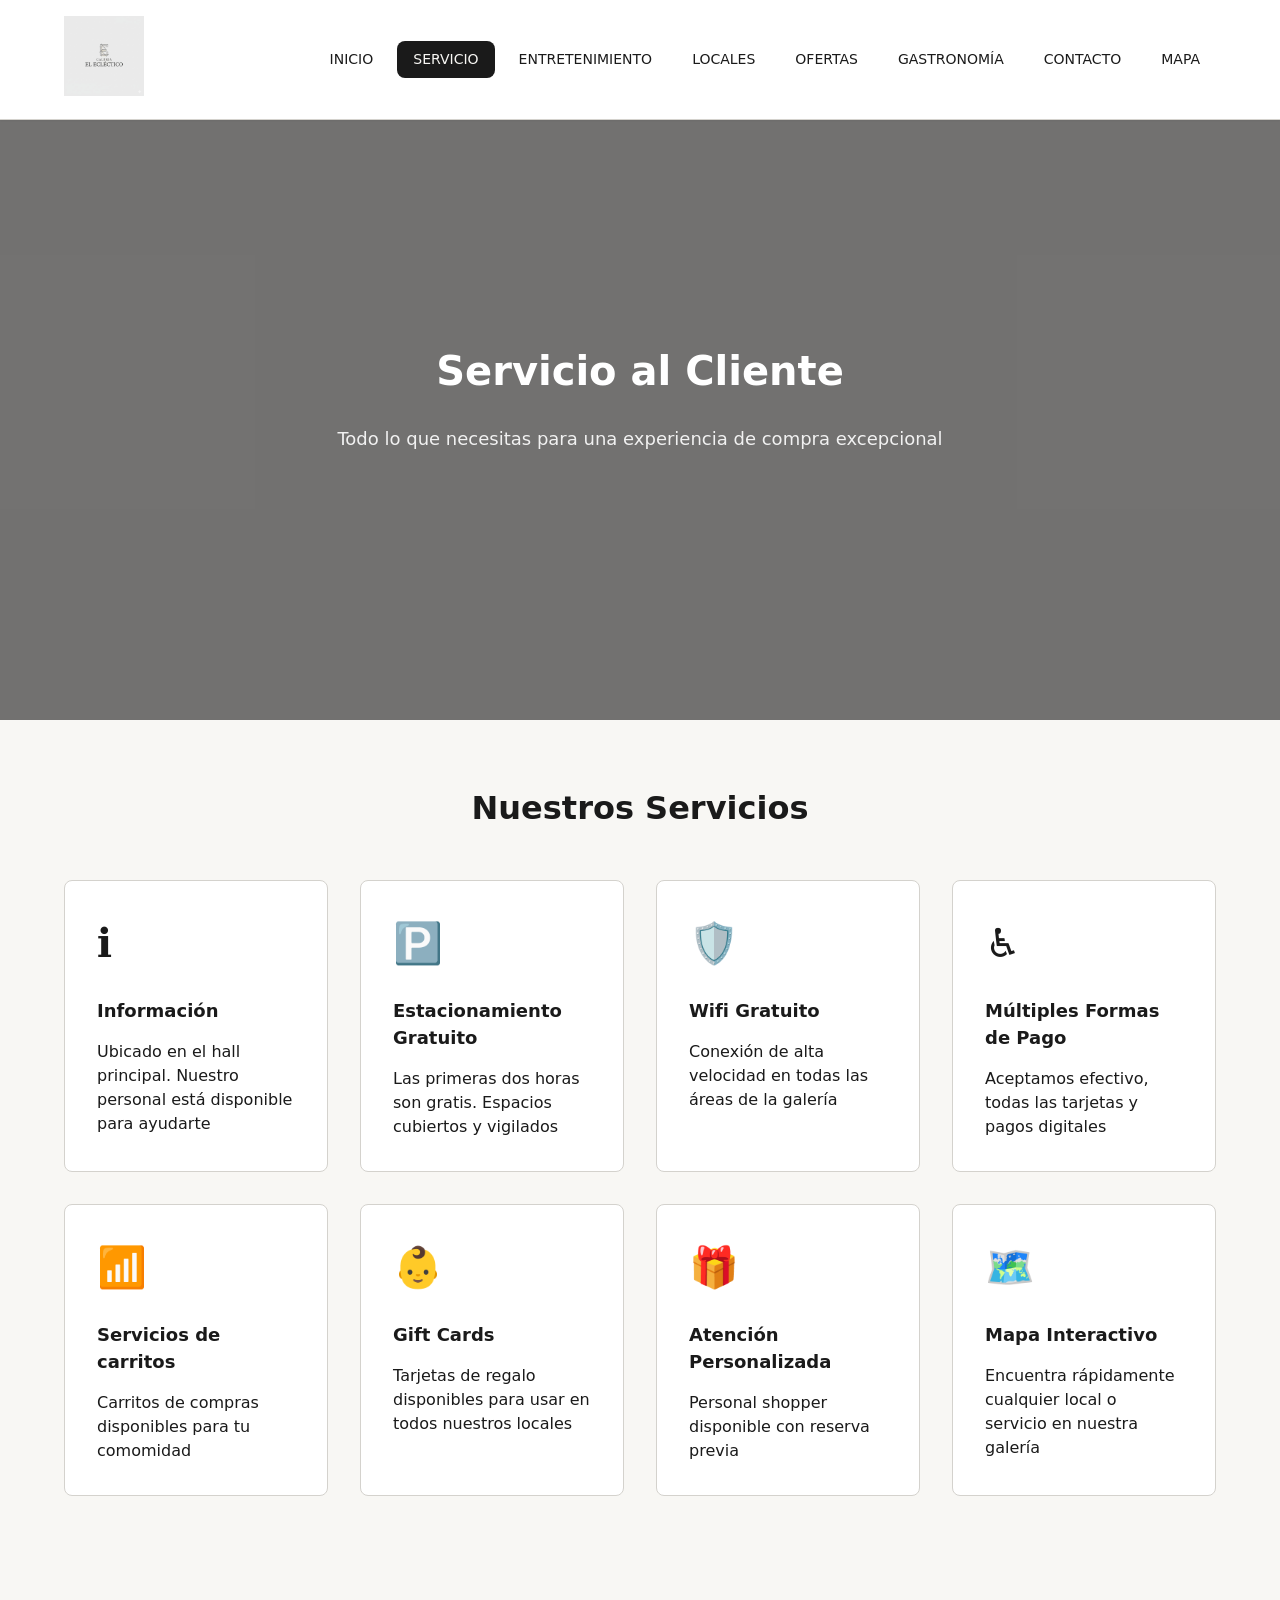
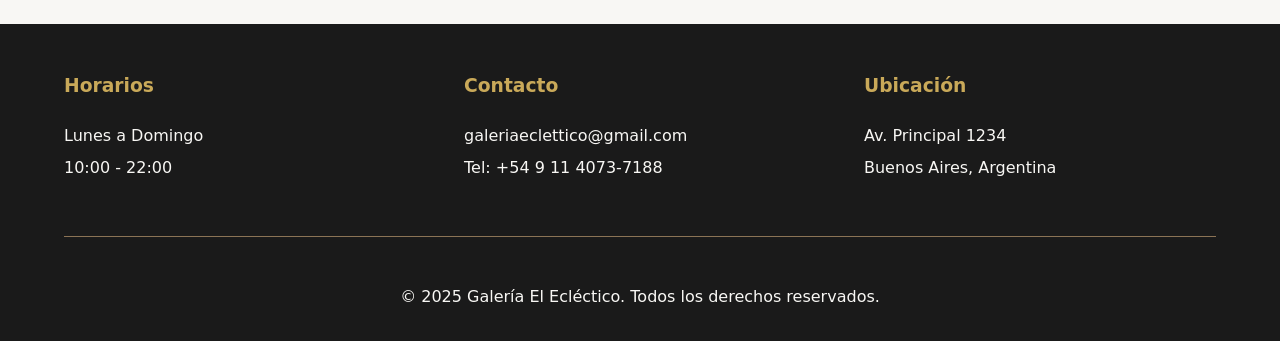
<file: servicio.html>
<!DOCTYPE html>
<html lang="es">
<head>
    <meta charset="UTF-8">
    <meta name="viewport" content="width=device-width, initial-scale=1.0">
    <title>Servicio al Cliente - Galería El Ecléctico</title>
    <link rel="stylesheet" href="styles/styles.new.css">
    <script defer src="menu.js"></script>
</head>
<body>
    <!-- Header -->
    <header class="header">
        <div class="container">
            <div class="header-content">
                <a href="index.html" class="logo">
                    <img src="assets/logo-eclectico.png" alt="Galería El Ecléctico">
                </a>
                
                <!-- Botón hamburguesa (solo visible en móvil) -->
                <button class="hamburger" id="hamburger" aria-label="Menú">
                    <span></span>
                    <span></span>
                    <span></span>
                </button>
                
                <nav class="nav" id="nav">
                    <div class="nav-header">
                        <h2>Menú de Navegación</h2>
                        <p class="nav-subtitle">Explora las diferentes secciones de Galería El Ecléctico</p>
                        <button class="nav-close" id="navClose" aria-label="Cerrar menú">✕</button>
                    </div>
                    <a href="index.html" class="nav-link">INICIO</a>
                    <a href="servicio.html" class="nav-link active">SERVICIO</a>
                    <a href="entretenimiento.html" class="nav-link">ENTRETENIMIENTO</a>
                    <a href="locales.html" class="nav-link">LOCALES</a>
                    <a href="ofertas.html" class="nav-link">OFERTAS</a>
                    <a href="gastronomia.html" class="nav-link">GASTRONOMÍA</a>
                    <a href="contacto.html" class="nav-link">CONTACTO</a>
                    <a href="mapa.html" class="nav-link">MAPA</a>
                </nav>
            </div>
        </div>
    </header>

    <main>
        <!-- Hero Section -->
        <section class="hero">
            <div class="hero-overlay">
                <div class="hero-content">
                    <h1>Servicio al Cliente</h1>
                    <p class="hero-subtitle">Todo lo que necesitas para una experiencia de compra excepcional</p>
                </div>
            </div>
        </section>

        <!-- Services -->
        <section class="section">
            <div class="container">
                <h2 class="section-title">Nuestros Servicios</h2>
                <div class="services-grid">
                    <div class="service-card">
                        <div class="service-icon">ℹ️</div>
                        <h3>Información</h3>
                        <p>Ubicado en el hall principal. Nuestro personal está disponible para ayudarte</p>
                    </div>

                    <div class="service-card">
                        <div class="service-icon">🅿️</div>
                        <h3>Estacionamiento Gratuito</h3>
                        <p>Las primeras dos horas son gratis. Espacios cubiertos y vigilados</p>
                    </div>

                    <div class="service-card">
                        <div class="service-icon">🛡️</div>
                        <h3>Wifi Gratuito</h3>
                        <p>Conexión de alta velocidad en todas las áreas de la galería</p>
                    </div>

                    <div class="service-card">
                        <div class="service-icon">♿</div>
                        <h3>Múltiples Formas de Pago</h3>
                        <p>Aceptamos efectivo, todas las tarjetas y pagos digitales</p>
                    </div>

                    <div class="service-card">
                        <div class="service-icon">📶</div>
                        <h3>Servicios de carritos</h3>
                        <p>Carritos de compras disponibles para tu comomidad</p>
                    </div>

                    <div class="service-card">
                        <div class="service-icon">👶</div>
                        <h3>Gift Cards</h3>
                        <p>Tarjetas de regalo disponibles para usar en todos nuestros locales</p>
                    </div>

                    <div class="service-card">
                        <div class="service-icon">🎁</div>
                        <h3>Atención Personalizada</h3>
                        <p>Personal shopper disponible con reserva previa</p>
                    </div>

                    <div class="service-card">
                        <div class="service-icon">🗺️</div>
                        <h3>Mapa Interactivo</h3>
                        <p>Encuentra rápidamente cualquier local o servicio en nuestra galería</p>
                    </div>
                </div>
            </div>
        </section>

        <!-- Contact Info -->
        <!-- <section class="section section-alt">
            <div class="container">
                <h2 class="section-title">Información de Contacto</h2>
                <div class="contact-grid">
                    <div class="contact-card">
                        <div class="contact-icon">📧</div>
                        <h3>Email</h3>
                        <p>galeriaeclettico@gmail.com</p>
                        <p class="contact-description">Respuesta en 24-48 horas hábiles</p>
                    </div>

                    <div class="contact-card">
                        <div class="contact-icon">📞</div>
                        <h3>Teléfono</h3>
                        <p>+54 9 11 4073-7188</p>
                        <p class="contact-description">Lun-Dom 10:00 - 22:00</p>
                    </div>

                    <div class="contact-card">
                        <div class="contact-icon">📍</div>
                        <h3>Ubicación</h3>
                        <p>Av. Principal 1234</p>
                        <p class="contact-description">Buenos Aires, Argentina</p>
                    </div>
                </div>
            </div>
        </section> -->

        <!-- FAQ -->
        <!-- <section class="section">
            <div class="container">
                <h2 class="section-title">Preguntas Frecuentes</h2>
                <div class="faq-content">
                    <div class="faq-item">
                        <h3>¿Cuál es el horario de atención?</h3>
                        <p>La galería está abierta de lunes a domingo de 10:00 a 22:00 horas. Algunos locales pueden tener horarios extendidos.</p>
                    </div>

                    <div class="faq-item">
                        <h3>¿Hay estacionamiento disponible?</h3>
                        <p>Sí, contamos con un amplio estacionamiento cubierto con más de 500 plazas. Las primeras 2 horas son gratuitas con compra validada.</p>
                    </div>

                    <div class="faq-item">
                        <h3>¿Aceptan todas las formas de pago?</h3>
                        <p>Cada local maneja sus propias políticas de pago. La mayoría acepta efectivo, débito, crédito y transferencias.</p>
                    </div>

                    <div class="faq-item">
                        <h3>¿Hay zona infantil?</h3>
                        <p>Sí, contamos con una zona de juegos para niños en el segundo piso, además de área de entretenimiento en el patio de comidas.</p>
                    </div>

                    <div class="faq-item">
                        <h3>¿Puedo traer a mi mascota?</h3>
                        <p>Permitimos mascotas pequeñas en transportadora. Los perros de asistencia son siempre bienvenidos en toda la galería.</p>
                    </div>

                    <div class="faq-item">
                        <h3>¿Ofrecen servicio de delivery?</h3>
                        <p>Varios locales gastronómicos ofrecen delivery propio. Consulta directamente en cada restaurante.</p>
                    </div>
                </div>
            </div>
        </section> -->

        <!-- CTA -->
        <!-- <section class="section">
            <div class="container">
                <div class="cta-card">
                    <div class="cta-icon">💬</div>
                    <h2>¿Necesitás Ayuda?</h2>
                    <p class="cta-text">
                        Nuestro equipo de atención al cliente está disponible para ayudarte. 
                        Visitanos en cualquiera de nuestros mostradores de información o contactanos por teléfono o email.
                    </p>
                </div>
            </div>
        </section> -->
    </main>

    <!-- Footer -->
    <footer class="footer">
        <div class="container">
            <div class="footer-grid">
                <div class="footer-column">
                    <h3>Horarios</h3>
                    <p>Lunes a Domingo</p>
                    <p>10:00 - 22:00</p>
                </div>
                <div class="footer-column">
                    <h3>Contacto</h3>
                    <p>galeriaeclettico@gmail.com</p>
                    <p>Tel: +54 9 11 4073-7188</p>
                </div>
                <div class="footer-column">
                    <h3>Ubicación</h3>
                    <p>Av. Principal 1234</p>
                    <p>Buenos Aires, Argentina</p>
                </div>
            </div>
            <div class="footer-bottom">
                <p>&copy; 2025 Galería El Ecléctico. Todos los derechos reservados.</p>
            </div>
        </div>
    </footer>
</body>
</html>
</file>
<file: styles/styles.new.css>
/* ============================================
   GALERÍA COMERCIAL ECLÉCTICO
   Archivo principal de estilos
   Importa todos los módulos CSS
   ============================================ */

/* Estilos base y globales */
@import url('global.css');

/* Componentes compartidos */
@import url('header.css');
@import url('hero.css');
@import url('cards.css');
@import url('footer.css');

/* Páginas específicas */
@import url('ofertas.css');
@import url('entretenimiento.css');
@import url('contacto.css');
@import url('mapa.css');

/* Responsive - debe ir al final */
@import url('responsive.css');
</file>
